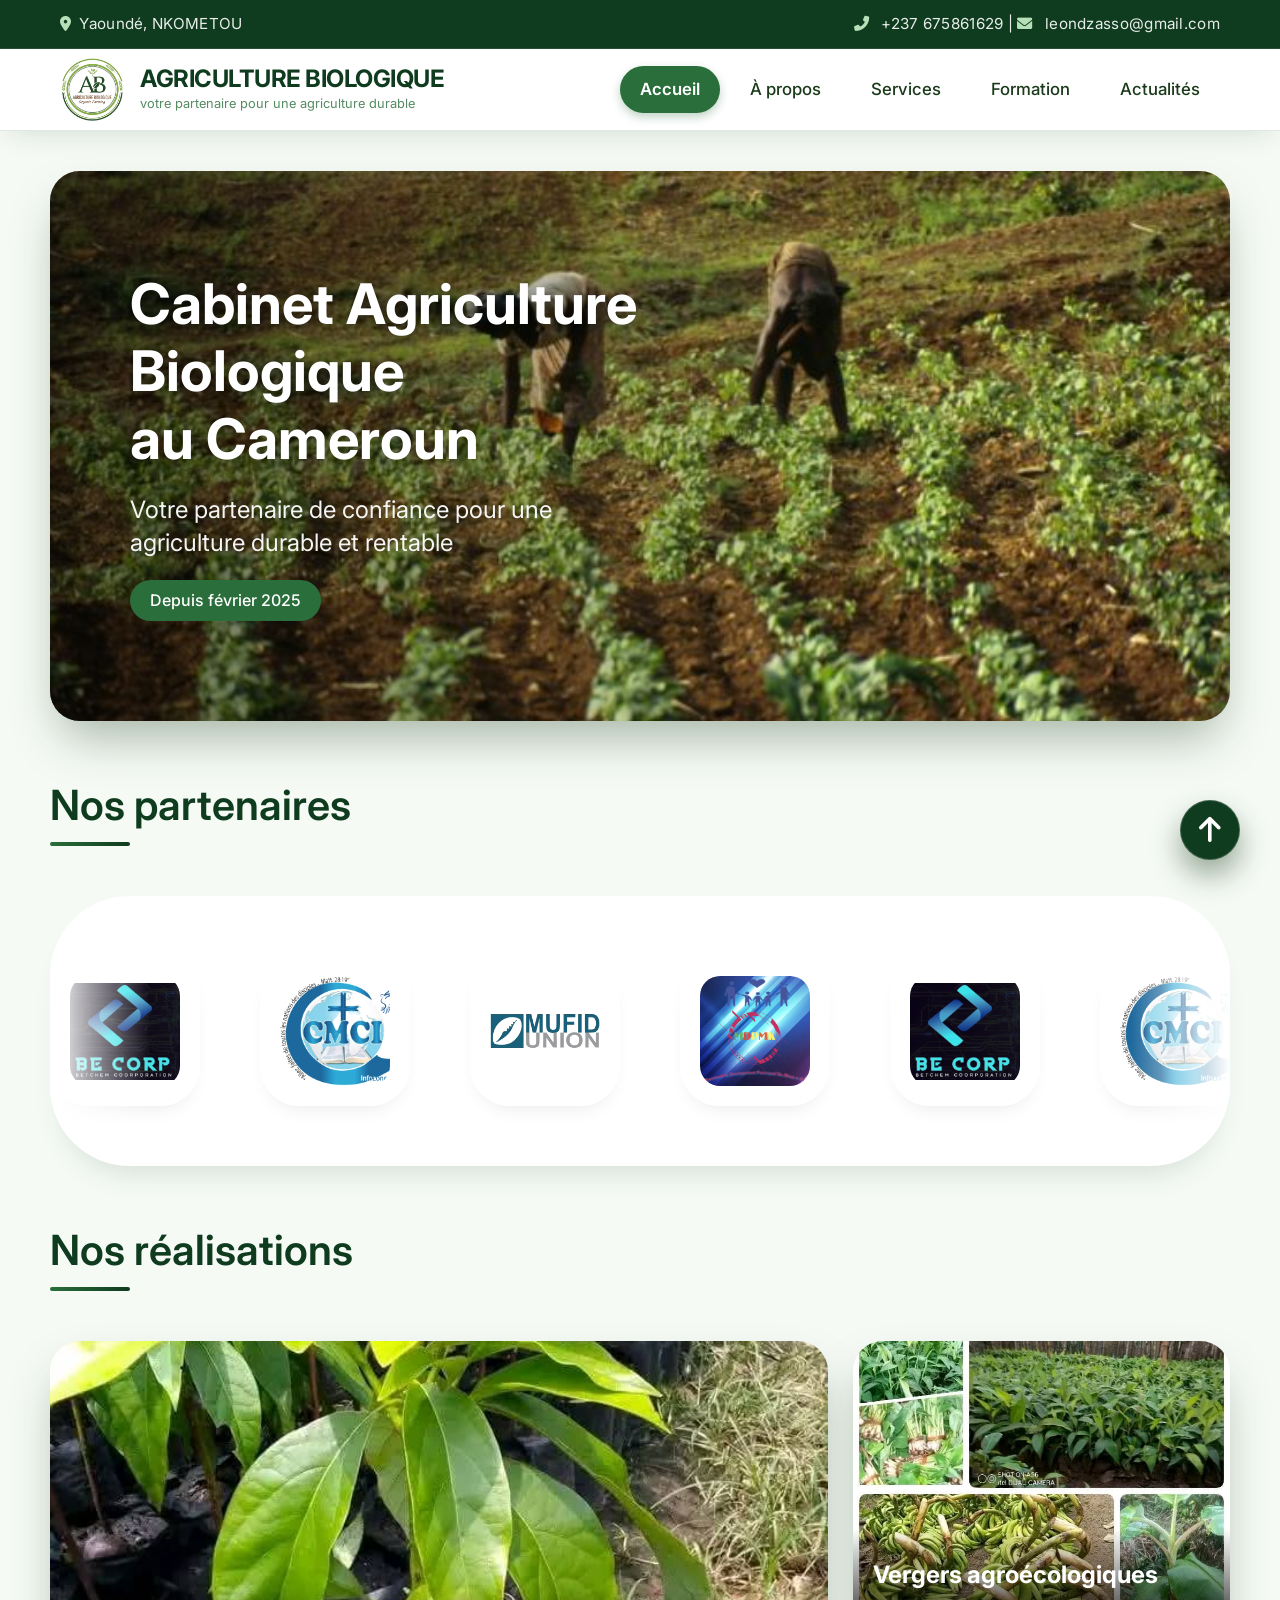
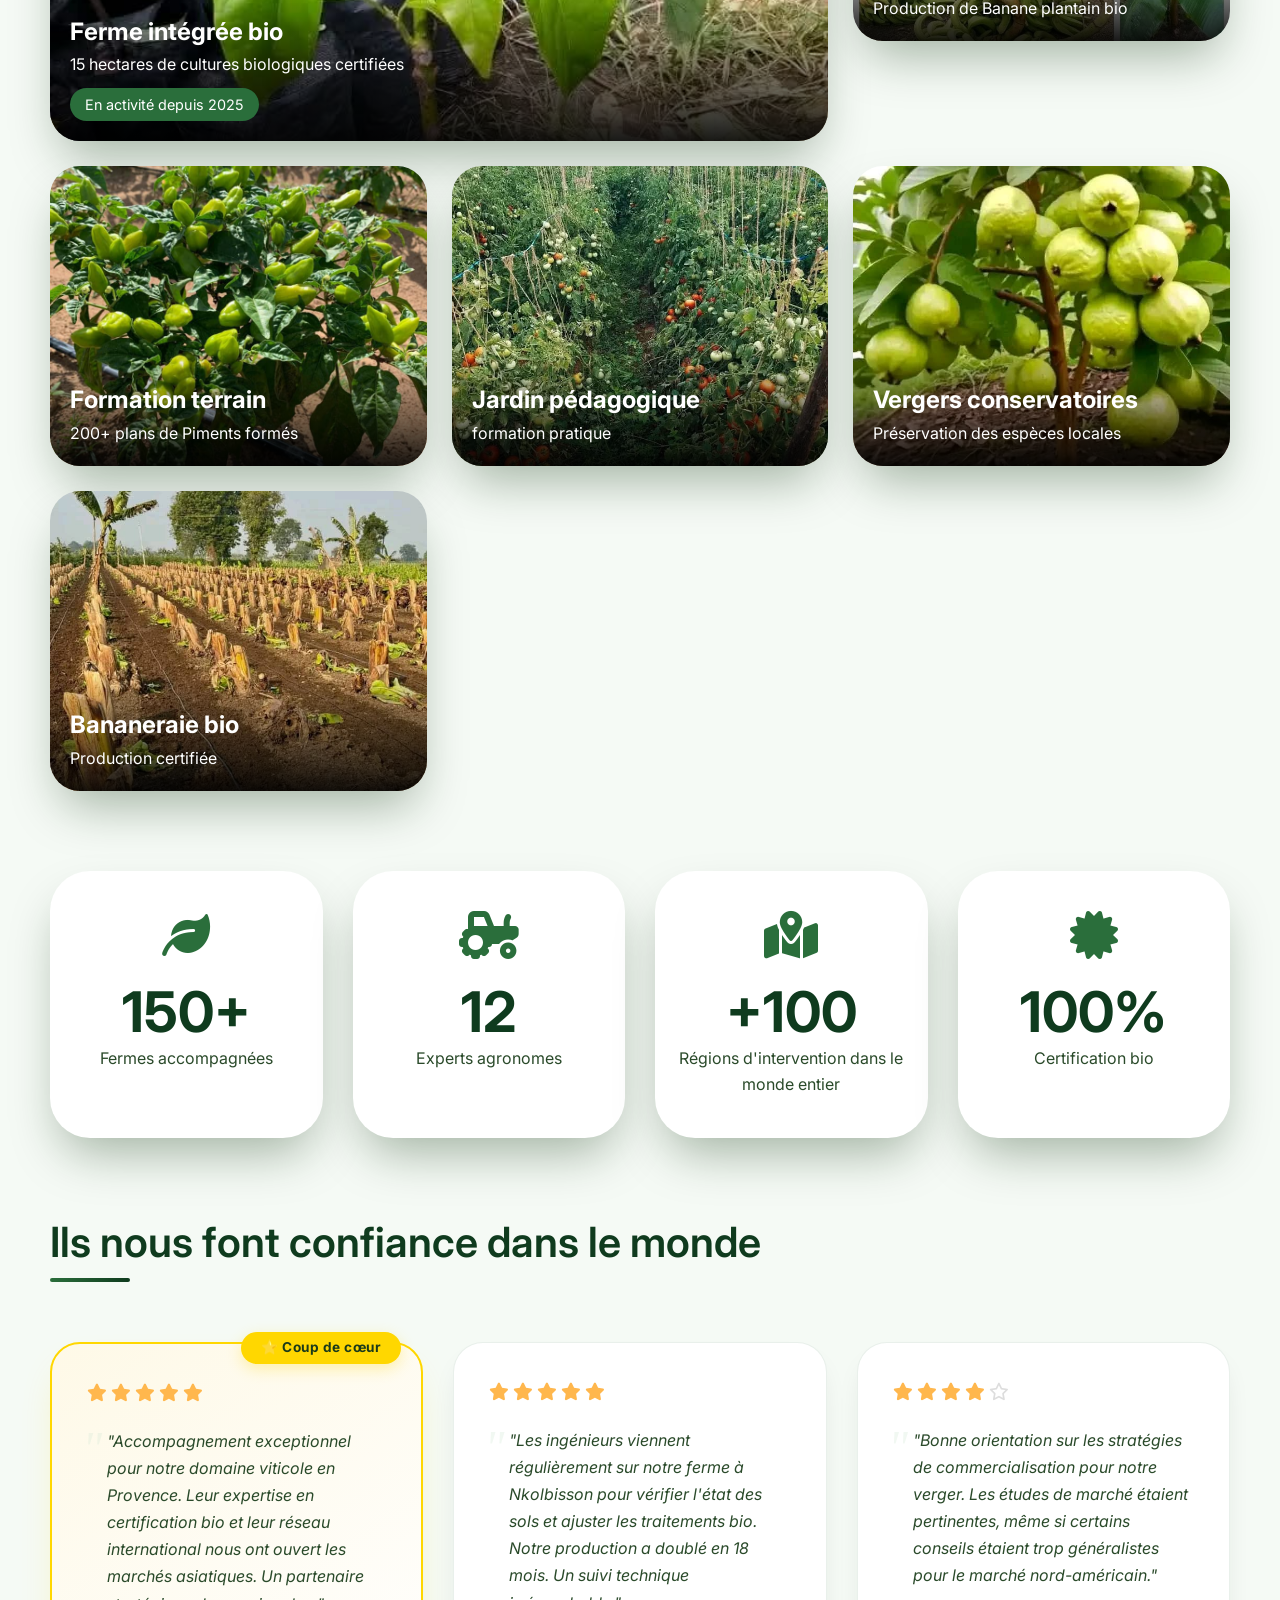
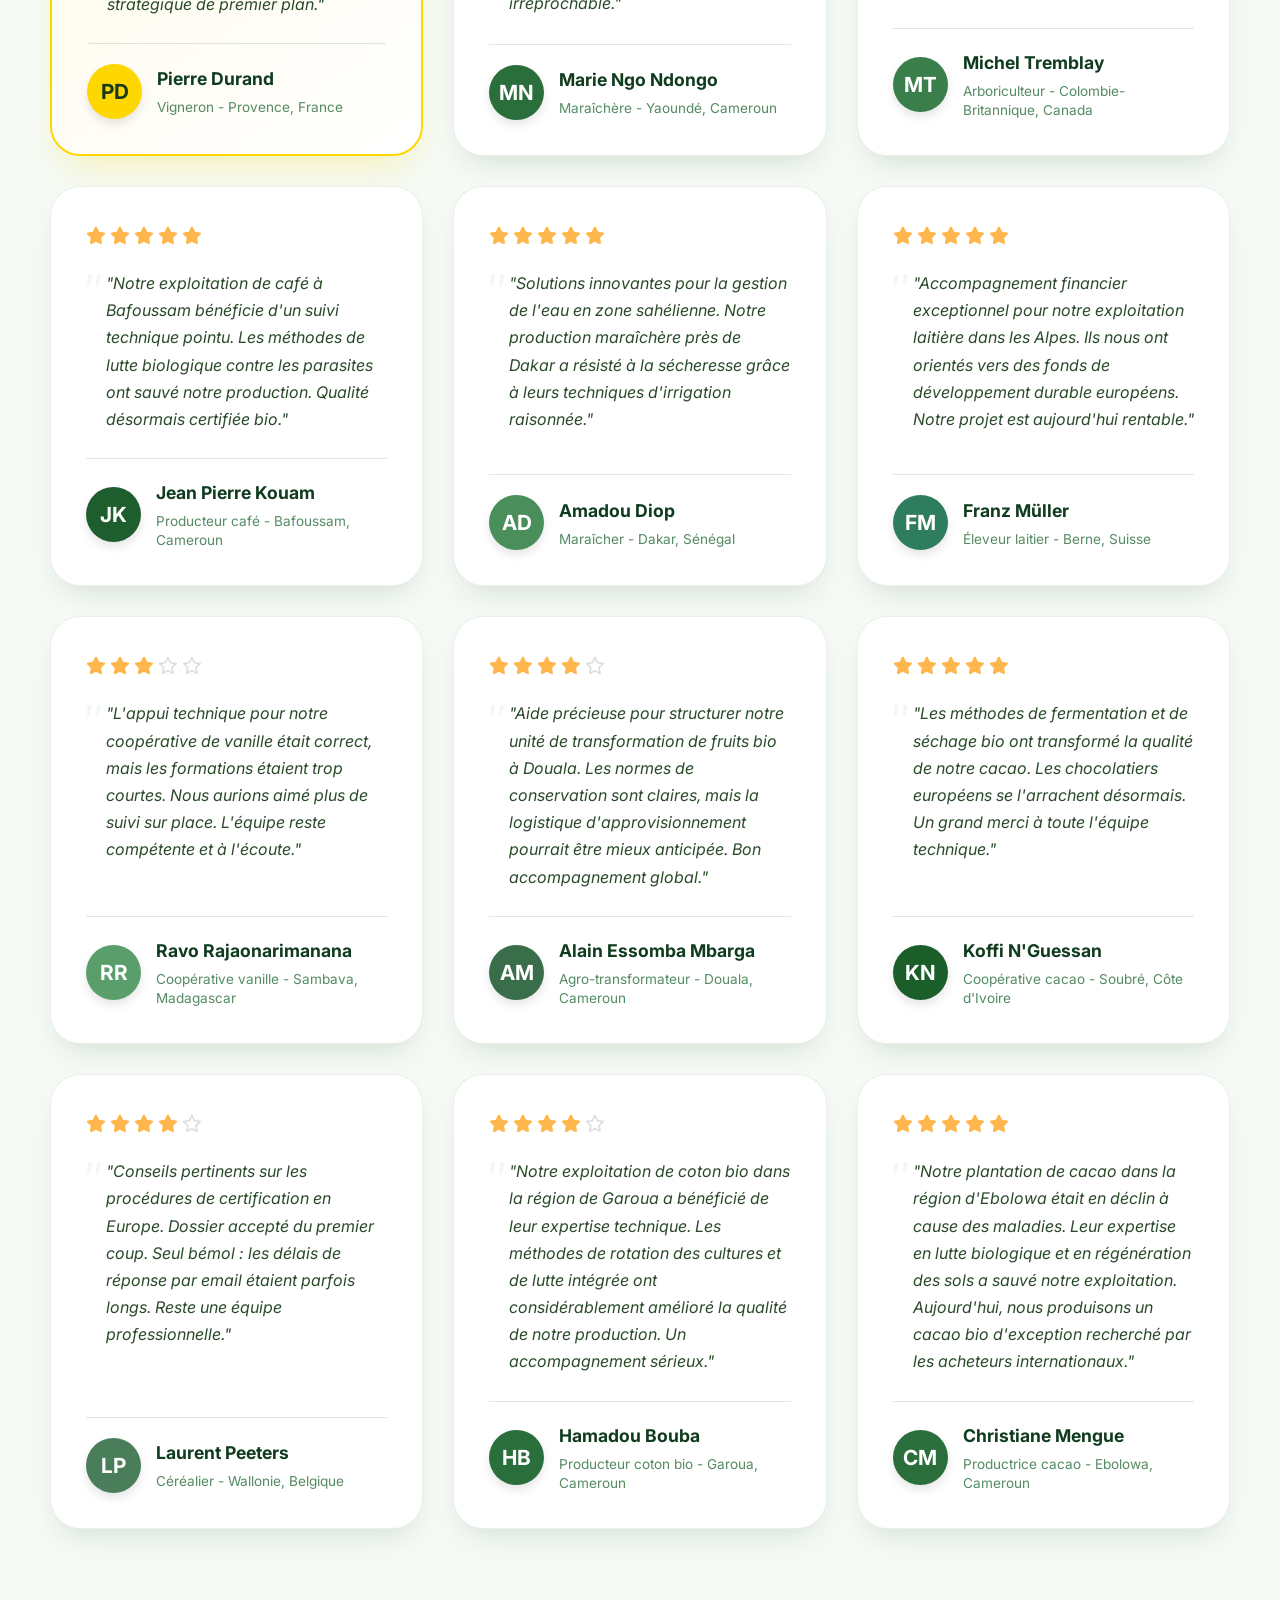
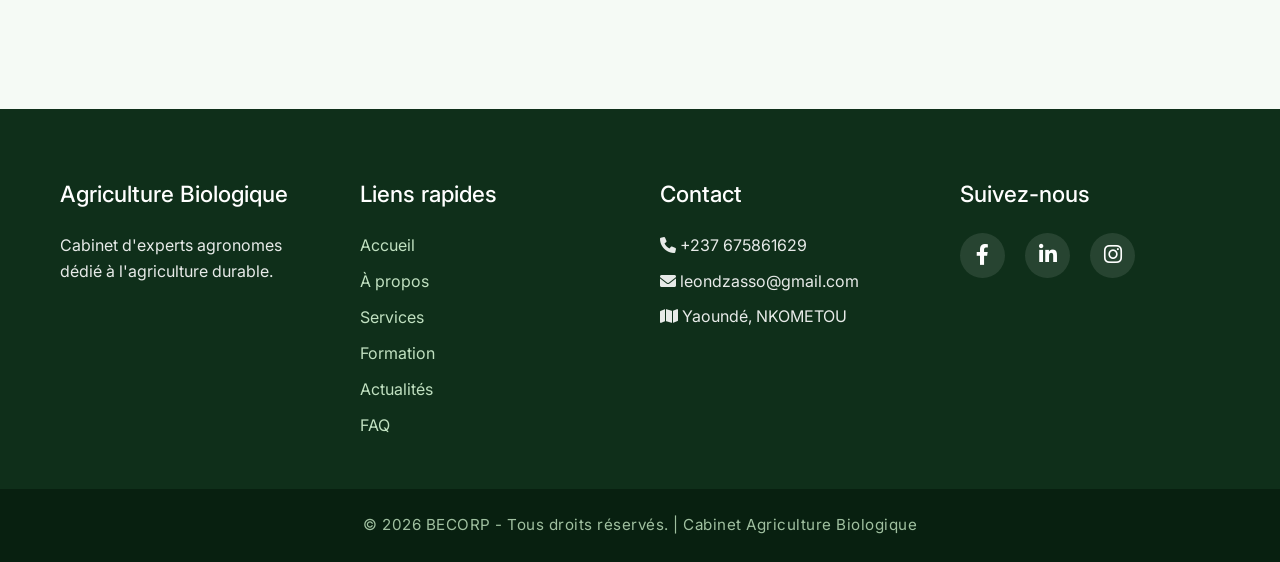
<file: index.html>
<!DOCTYPE html>
<html lang="fr">
<head>
    <meta charset="UTF-8">
    <meta name="viewport" content="width=device-width, initial-scale=1.0">
    <link rel="icon" type="image/png" href="Logo.png">
    <title>Cabinet Agriculture Biologique</title>
    <link href="https://fonts.googleapis.com/css2?family=Inter:opsz@14..32&display=swap" rel="stylesheet">
    <link rel="stylesheet" href="https://cdnjs.cloudflare.com/ajax/libs/font-awesome/6.0.0-beta3/css/all.min.css">
    <link rel="stylesheet" href="style.css">
</head>
<body>
    <!-- PRE-HEADER -->
    <div class="pre-header" id="preHeader">
        <span><i class="fas fa-map-marker-alt"></i>Yaoundé, NKOMETOU</span>
        <span><i class="fas fa-phone-alt"></i> +237 675861629 | <i class="fas fa-envelope"></i> leondzasso@gmail.com</span>
    </div>

    <!-- NAVBAR -->
    <nav class="navbar">
        <div class="logo-area">
            <img src="images/Logo.png" alt="Logo" class="logo-img">
            <div class="logo-text-area">
                <span class="logo-title">AGRICULTURE BIOLOGIQUE</span>
                <span class="logo-slogan">votre partenaire pour une agriculture durable</span>
            </div>
        </div>
        <div class="nav-links">
            <a href="index.html">Accueil</a>
            <a href="about.html">À propos</a>
            <a href="services.html">Services</a>
            <a href="formation.html">Formation</a>
            <a href="actualites.html">Actualités</a>
        </div>
    </nav>

    <main class="container">
        <!-- CAROUSSEL GRAND FORMAT AVEC TEXTE -->
        <div class="carousel-section">
            <div class="carousel-wrapper">
                <div class="carousel">
                    <img src="images/vv.jpg" alt="champ bio">
                    <img src="images/OIP (4).webp" alt="légumes bio">
                    <img src="images/Agroecologie-dans-les-pratiques-a-Ndemba_La-Voix-du-Paysan.jpg" alt="verger bio">
                </div>
            </div>
            <div class="carousel-overlay">
                <h1>Cabinet Agriculture Biologique<br>au Cameroun</h1>
                <p>Votre partenaire de confiance pour une agriculture durable et rentable</p>
                <span class="highlight">Depuis février 2025</span>
            </div>
        </div>

        <!-- PARTENAIRES DÉFILANTS -->
        <h2 class="section-title">Nos partenaires</h2>
        <div class="partners-section">
            <div class="partners-track">
                <img src="images/bet.jpeg" alt="partenaire">
                <img src="images/cmci.jpeg" alt="partenaire">
                <img src="images/OIP%20(1).webp" alt="partenaire">
                <img src="images/partenair.jpeg" alt="partenaire">
                <img src="images/bet.jpeg" alt="partenaire">
                <img src="images/cmci.jpeg" alt="partenaire">
                <img src="images/OIP%20(1).webp" alt="partenaire">
                <img src="images/partenair.jpeg" alt="partenaire">
            </div>
        </div>

        <!-- RÉALISATIONS (Version améliorée) -->
        <h2 class="section-title">Nos réalisations</h2>
        <div class="showcase-grid">
            <div class="showcase-item large">
                <img src="images/plante.jpg" alt="Ferme bio">
                <div class="showcase-content">
                    <h3>Ferme intégrée bio</h3>
                    <p>15 hectares de cultures biologiques certifiées</p>
                    <span class="showcase-tag">En activité depuis 2025</span>
                </div>
            </div>
            <div class="showcase-item">
                <img src="images/plantain.jpg" alt="Verger">
                <div class="showcase-content">
                    <h3>Vergers agroécologiques</h3>
                    <p>Production de Banane plantain bio</p>
                </div>
            </div>
            <div class="showcase-item">
                <img src="images/piment.jpg" alt="Formation">
                <div class="showcase-content">
                    <h3>Formation terrain</h3>
                    <p>200+ plans de Piments formés</p>
                </div>
            </div>
            <div class="showcase-item">
                <img src="images/toma.jpg" alt="Jardin">
                <div class="showcase-content">
                    <h3>Jardin pédagogique</h3>
                    <p>formation pratique</p>
                </div>
            </div>
            <div class="showcase-item">
                <img src="images/goyave.jpg" alt="Conservatoire">
                <div class="showcase-content">
                    <h3>Vergers conservatoires</h3>
                    <p>Préservation des espèces locales</p>
                </div>
            </div>
            <div class="showcase-item">
                <img src="images/planta.jpg" alt="Bananeraie">
                <div class="showcase-content">
                    <h3>Bananeraie bio</h3>
                    <p>Production certifiée</p>
                </div>
            </div>
        </div>

        <!-- NOUVELLE SECTION : STATISTIQUES -->
        <section class="stats-premium">
            <div class="stat-card">
                <i class="fas fa-leaf"></i>
                <div class="stat-number">150+</div>
                <div class="stat-label">Fermes accompagnées</div>
            </div>
            <div class="stat-card">
                <i class="fas fa-tractor"></i>
                <div class="stat-number">12</div>
                <div class="stat-label">Experts agronomes</div>
            </div>
            <div class="stat-card">
                <i class="fas fa-map-marked-alt"></i>
                <div class="stat-number">+100</div>
                <div class="stat-label">Régions d'intervention dans le monde entier</div>
            </div>
            <div class="stat-card">
                <i class="fas fa-certificate"></i>
                <div class="stat-number">100%</div>
                <div class="stat-label">Certification bio</div>
            </div>
        </section>

      <!-- SECTION TEMOIGNAGES AVEC CERCLES D'INITIALES - 12 TÉMOIGNAGES -->
<h2 class="section-title">Ils nous font confiance dans le monde</h2>
<div class="testimonials-grid">
    <!-- TÉMOIGNAGE VEDETTE - 5 étoiles - Coloré pour se démarquer -->
    <div class="testimonial-card featured">
        <div class="testimonial-rating">
            <i class="fas fa-star"></i><i class="fas fa-star"></i><i class="fas fa-star"></i><i class="fas fa-star"></i><i class="fas fa-star"></i>
        </div>
        <p>"Accompagnement exceptionnel pour notre domaine viticole en Provence. Leur expertise en certification bio et leur réseau international nous ont ouvert les marchés asiatiques. Un partenaire stratégique de premier plan."</p>
        <div class="testimonial-author">
            <div class="author-initials" style="background: #ffd700; color: #1a3a1a;">PD</div>
            <div>
                <h4>Pierre Durand</h4>
                <span>Vigneron - Provence, France</span>
            </div>
        </div>
    </div>

    <!-- 2. Cameroun - Centre (Yaoundé) - 5 étoiles -->
    <div class="testimonial-card">
        <div class="testimonial-rating">
            <i class="fas fa-star"></i><i class="fas fa-star"></i><i class="fas fa-star"></i><i class="fas fa-star"></i><i class="fas fa-star"></i>
        </div>
        <p>"Les ingénieurs viennent régulièrement sur notre ferme à Nkolbisson pour vérifier l'état des sols et ajuster les traitements bio. Notre production a doublé en 18 mois. Un suivi technique irréprochable."</p>
        <div class="testimonial-author">
            <div class="author-initials">MN</div>
            <div>
                <h4>Marie Ngo Ndongo</h4>
                <span>Maraîchère - Yaoundé, Cameroun</span>
            </div>
        </div>
    </div>

    <!-- 3. Canada - 4 étoiles -->
    <div class="testimonial-card">
        <div class="testimonial-rating">
            <i class="fas fa-star"></i><i class="fas fa-star"></i><i class="fas fa-star"></i><i class="fas fa-star"></i><i class="far fa-star"></i>
        </div>
        <p>"Bonne orientation sur les stratégies de commercialisation pour notre verger. Les études de marché étaient pertinentes, même si certains conseils étaient trop généralistes pour le marché nord-américain."</p>
        <div class="testimonial-author">
            <div class="author-initials">MT</div>
            <div>
                <h4>Michel Tremblay</h4>
                <span>Arboriculteur - Colombie-Britannique, Canada</span>
            </div>
        </div>
    </div>

    <!-- 4. Cameroun - Ouest (Bafoussam) - 5 étoiles -->
    <div class="testimonial-card">
        <div class="testimonial-rating">
            <i class="fas fa-star"></i><i class="fas fa-star"></i><i class="fas fa-star"></i><i class="fas fa-star"></i><i class="fas fa-star"></i>
        </div>
        <p>"Notre exploitation de café à Bafoussam bénéficie d'un suivi technique pointu. Les méthodes de lutte biologique contre les parasites ont sauvé notre production. Qualité désormais certifiée bio."</p>
        <div class="testimonial-author">
            <div class="author-initials">JK</div>
            <div>
                <h4>Jean Pierre Kouam</h4>
                <span>Producteur café - Bafoussam, Cameroun</span>
            </div>
        </div>
    </div>

    <!-- 5. Sénégal - 5 étoiles -->
    <div class="testimonial-card">
        <div class="testimonial-rating">
            <i class="fas fa-star"></i><i class="fas fa-star"></i><i class="fas fa-star"></i><i class="fas fa-star"></i><i class="fas fa-star"></i>
        </div>
        <p>"Solutions innovantes pour la gestion de l'eau en zone sahélienne. Notre production maraîchère près de Dakar a résisté à la sécheresse grâce à leurs techniques d'irrigation raisonnée."</p>
        <div class="testimonial-author">
            <div class="author-initials">AD</div>
            <div>
                <h4>Amadou Diop</h4>
                <span>Maraîcher - Dakar, Sénégal</span>
            </div>
        </div>
    </div>

    <!-- 6. Suisse - 5 étoiles - Conseil -->
    <div class="testimonial-card">
        <div class="testimonial-rating">
            <i class="fas fa-star"></i><i class="fas fa-star"></i><i class="fas fa-star"></i><i class="fas fa-star"></i><i class="fas fa-star"></i>
        </div>
        <p>"Accompagnement financier exceptionnel pour notre exploitation laitière dans les Alpes. Ils nous ont orientés vers des fonds de développement durable européens. Notre projet est aujourd'hui rentable."</p>
        <div class="testimonial-author">
            <div class="author-initials">FM</div>
            <div>
                <h4>Franz Müller</h4>
                <span>Éleveur laitier - Berne, Suisse</span>
            </div>
        </div>
    </div>

    <!-- 7. Madagascar - 3 étoiles -->
    <div class="testimonial-card">
        <div class="testimonial-rating">
            <i class="fas fa-star"></i><i class="fas fa-star"></i><i class="fas fa-star"></i><i class="far fa-star"></i><i class="far fa-star"></i>
        </div>
        <p>"L'appui technique pour notre coopérative de vanille était correct, mais les formations étaient trop courtes. Nous aurions aimé plus de suivi sur place. L'équipe reste compétente et à l'écoute."</p>
        <div class="testimonial-author">
            <div class="author-initials">RR</div>
            <div>
                <h4>Ravo Rajaonarimanana</h4>
                <span>Coopérative vanille - Sambava, Madagascar</span>
            </div>
        </div>
    </div>

    <!-- 8. Cameroun - Littoral (Douala) - 4 étoiles -->
    <div class="testimonial-card">
        <div class="testimonial-rating">
            <i class="fas fa-star"></i><i class="fas fa-star"></i><i class="fas fa-star"></i><i class="fas fa-star"></i><i class="far fa-star"></i>
        </div>
        <p>"Aide précieuse pour structurer notre unité de transformation de fruits bio à Douala. Les normes de conservation sont claires, mais la logistique d'approvisionnement pourrait être mieux anticipée. Bon accompagnement global."</p>
        <div class="testimonial-author">
            <div class="author-initials">AM</div>
            <div>
                <h4>Alain Essomba Mbarga</h4>
                <span>Agro-transformateur - Douala, Cameroun</span>
            </div>
        </div>
    </div>

    <!-- 9. Côte d'Ivoire - 5 étoiles -->
    <div class="testimonial-card">
        <div class="testimonial-rating">
            <i class="fas fa-star"></i><i class="fas fa-star"></i><i class="fas fa-star"></i><i class="fas fa-star"></i><i class="fas fa-star"></i>
        </div>
        <p>"Les méthodes de fermentation et de séchage bio ont transformé la qualité de notre cacao. Les chocolatiers européens se l'arrachent désormais. Un grand merci à toute l'équipe technique."</p>
        <div class="testimonial-author">
            <div class="author-initials">KN</div>
            <div>
                <h4>Koffi N'Guessan</h4>
                <span>Coopérative cacao - Soubré, Côte d'Ivoire</span>
            </div>
        </div>
    </div>

    <!-- 10. Belgique - 4 étoiles - Conseil -->
    <div class="testimonial-card">
        <div class="testimonial-rating">
            <i class="fas fa-star"></i><i class="fas fa-star"></i><i class="fas fa-star"></i><i class="fas fa-star"></i><i class="far fa-star"></i>
        </div>
        <p>"Conseils pertinents sur les procédures de certification en Europe. Dossier accepté du premier coup. Seul bémol : les délais de réponse par email étaient parfois longs. Reste une équipe professionnelle."</p>
        <div class="testimonial-author">
            <div class="author-initials">LP</div>
            <div>
                <h4>Laurent Peeters</h4>
                <span>Céréalier - Wallonie, Belgique</span>
            </div>
        </div>
    </div>

    <!-- NOUVEAU 11. Cameroun - Nord (Garoua) - 4 étoiles -->
    <div class="testimonial-card">
        <div class="testimonial-rating">
            <i class="fas fa-star"></i><i class="fas fa-star"></i><i class="fas fa-star"></i><i class="fas fa-star"></i><i class="far fa-star"></i>
        </div>
        <p>"Notre exploitation de coton bio dans la région de Garoua a bénéficié de leur expertise technique. Les méthodes de rotation des cultures et de lutte intégrée ont considérablement amélioré la qualité de notre production. Un accompagnement sérieux."</p>
        <div class="testimonial-author">
            <div class="author-initials">HB</div>
            <div>
                <h4>Hamadou Bouba</h4>
                <span>Producteur coton bio - Garoua, Cameroun</span>
            </div>
        </div>
    </div>

    <!-- NOUVEAU 12. Cameroun - Sud (Ebolowa) - 5 étoiles -->
    <div class="testimonial-card">
        <div class="testimonial-rating">
            <i class="fas fa-star"></i><i class="fas fa-star"></i><i class="fas fa-star"></i><i class="fas fa-star"></i><i class="fas fa-star"></i>
        </div>
        <p>"Notre plantation de cacao dans la région d'Ebolowa était en déclin à cause des maladies. Leur expertise en lutte biologique et en régénération des sols a sauvé notre exploitation. Aujourd'hui, nous produisons un cacao bio d'exception recherché par les acheteurs internationaux."</p>
        <div class="testimonial-author">
            <div class="author-initials">CM</div>
            <div>
                <h4>Christiane Mengue</h4>
                <span>Productrice cacao - Ebolowa, Cameroun</span>
            </div>
        </div>
    </div>
</div>
    </main>

    <!-- PREFOOTER -->
    <div class="prefooter">
        <div>
            <h4>Agriculture Biologique</h4>
            <p>Cabinet d'experts agronomes dédié à l'agriculture durable.</p>
        </div>
       <div>
    <h4>Liens rapides</h4>
    <a href="index.html">Accueil</a>
    <a href="about.html">À propos</a>
    <a href="services.html">Services</a>
    <a href="formation.html">Formation</a>
    <a href="actualites.html">Actualités</a>
    <a href="faq.html">FAQ</a>
</div>
        <div>
            <h4>Contact</h4>
            <p><i class="fas fa-phone"></i> +237 675861629</p>
            <p><i class="fas fa-envelope"></i> leondzasso@gmail.com</p>
            <p><i class="fas fa-map"></i> Yaoundé, NKOMETOU</p>
        </div>
        <div>
            <h4>Suivez-nous</h4>
            <div class="social-links">
                <a href="https://www.facebook.com/profile.php?id=61580605020989" target="_blank"><i class="fab fa-facebook-f"></i></a>
                <a href="https://www.linkedin.com/in/lionel-ndzana-095bb6311" target="_blank"><i class="fab fa-linkedin-in"></i></a>
                <a href="https://www.instagram.com/cabinetagriculture?igsh=YzljYTk1ODg3Zg==" target="_blank"><i class="fab fa-instagram"></i></a>
            </div>
        </div>
    </div>

    <!-- FOOTER -->
    <div class="footer">
        © 2026 BECORP - Tous droits réservés. | Cabinet Agriculture Biologique
    </div>

    <!-- BACK TO TOP -->
    <button id="backToTop" onclick="window.scrollTo({top:0,behavior:'smooth'});"><i class="fas fa-arrow-up"></i></button>

    <script src="scripts.js"></script>
</body>
</html>
</file>
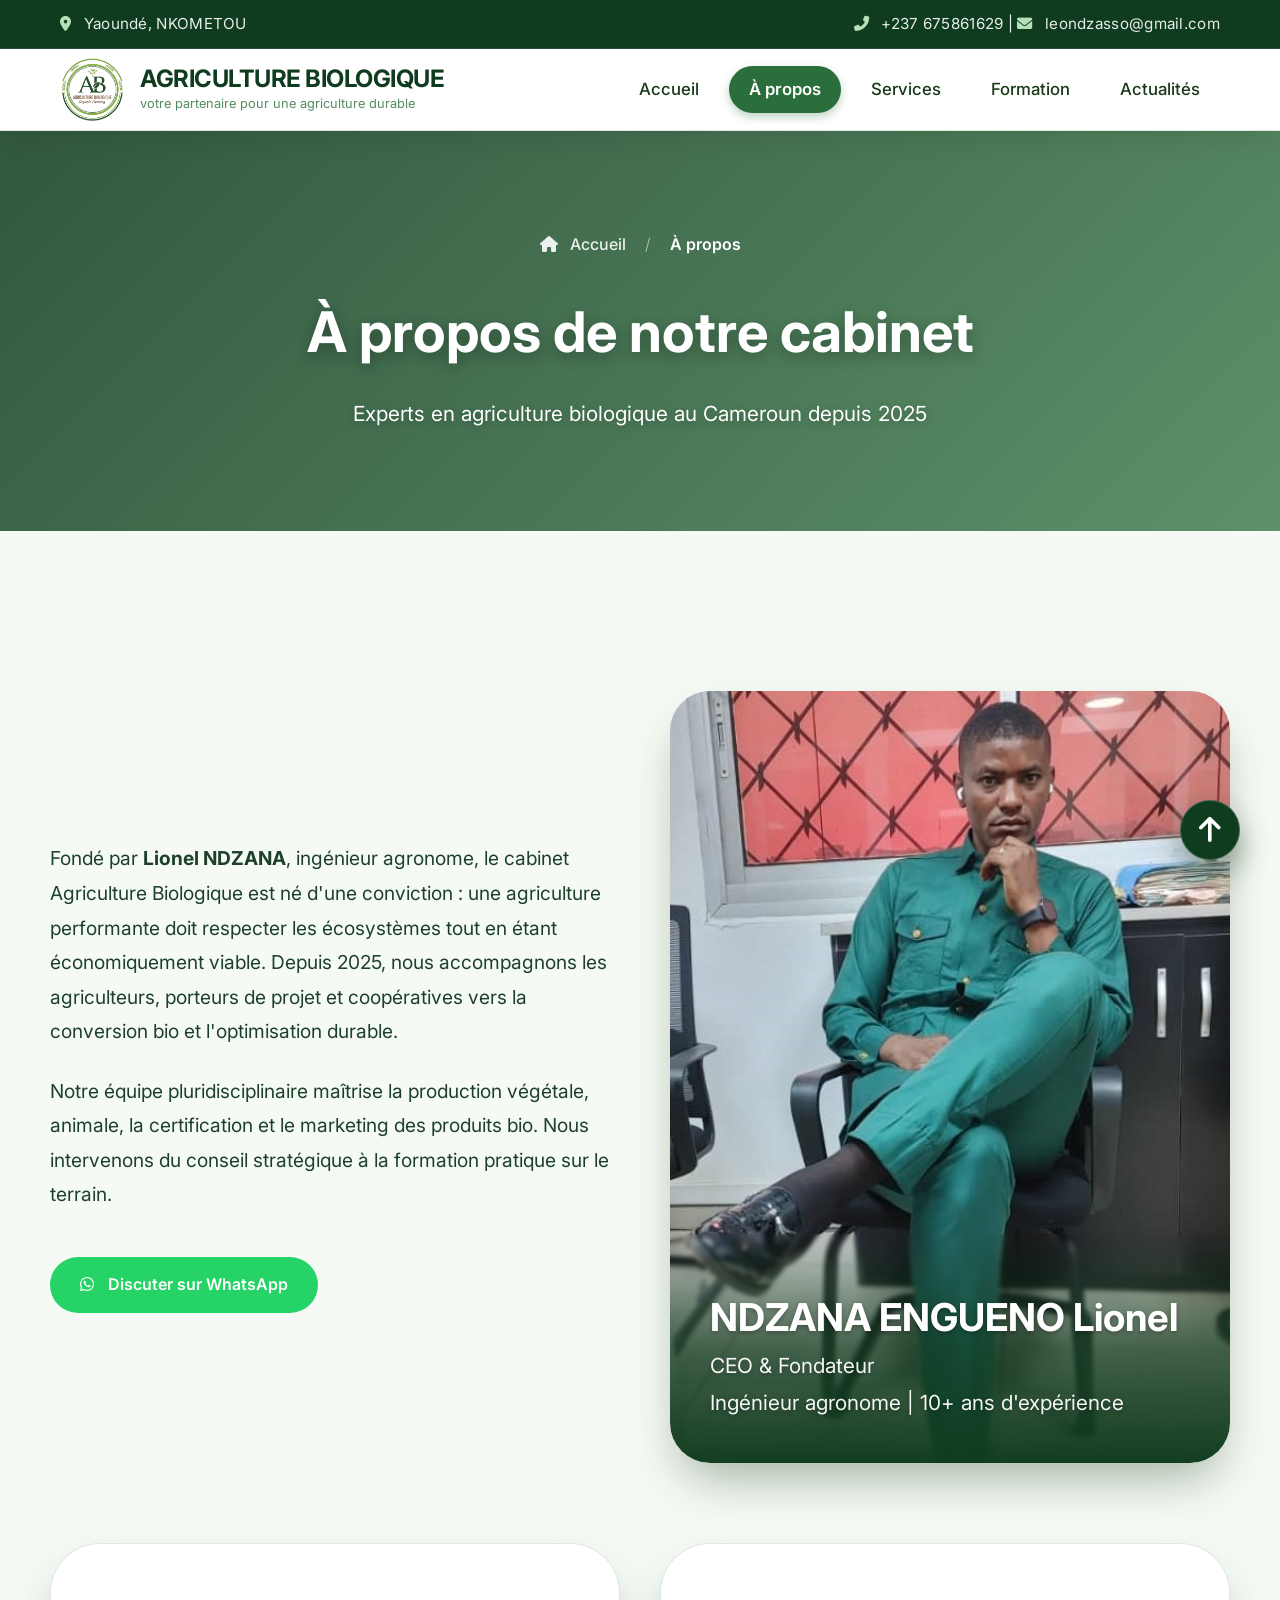
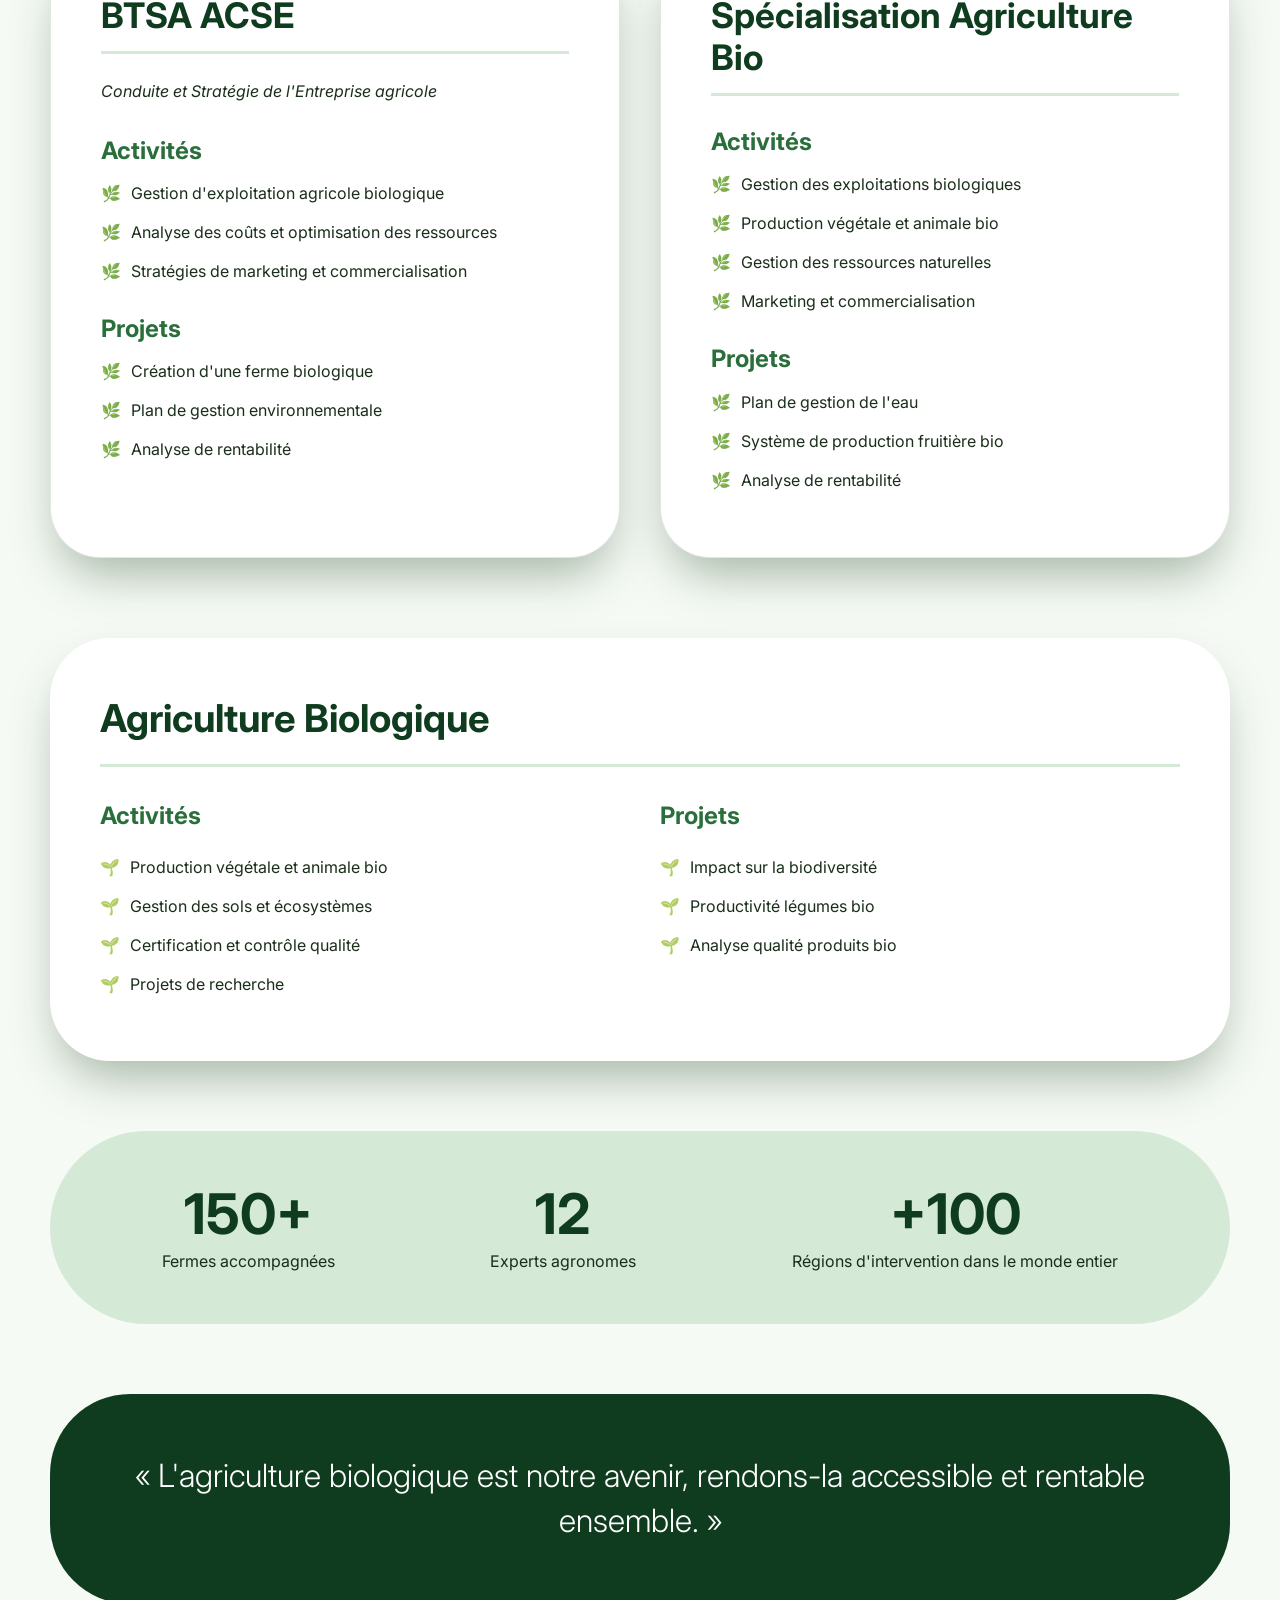
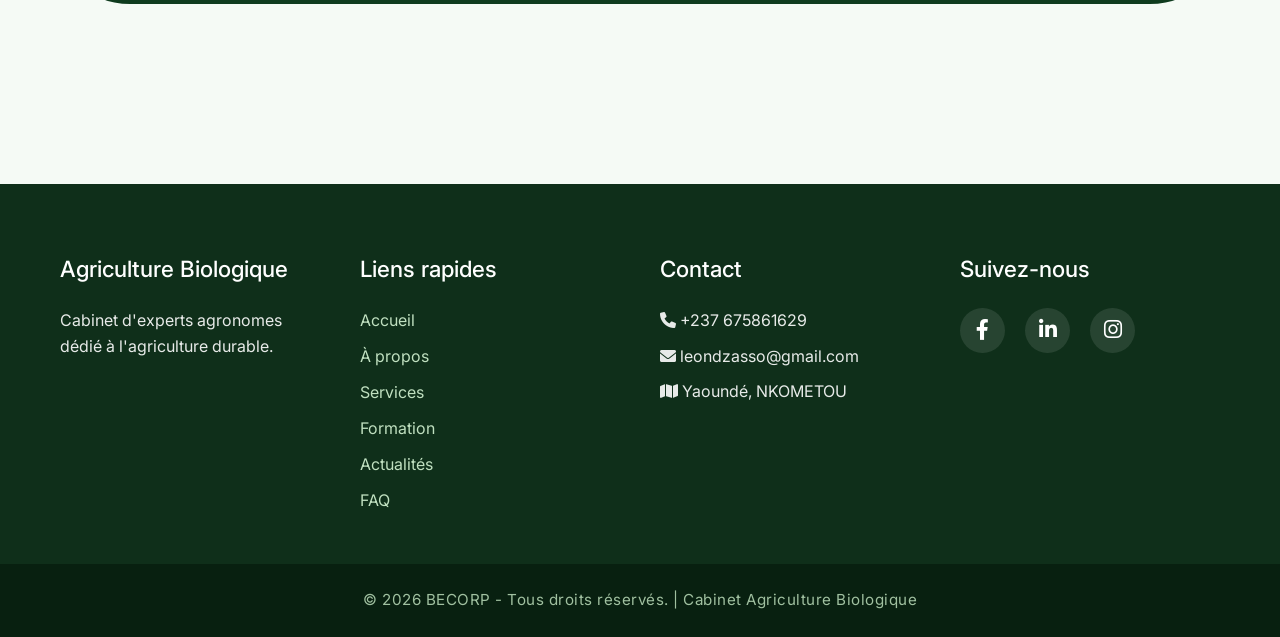
<file: about.html>
<!DOCTYPE html>
<html lang="fr">
<head>
    <meta charset="UTF-8">
    <meta name="viewport" content="width=device-width, initial-scale=1.0">
    <title>À propos - Agriculture Biologique</title>
    <link href="https://fonts.googleapis.com/css2?family=Inter:opsz@14..32&display=swap" rel="stylesheet">
    <link rel="stylesheet" href="https://cdnjs.cloudflare.com/ajax/libs/font-awesome/6.0.0-beta3/css/all.min.css">
    <link rel="stylesheet" href="style.css">
    <style>
        /* Styles spécifiques pour la photo CEO en taille réelle */
        .about-image {
            position: relative;
            border-radius: 40px;
            overflow: hidden;
            box-shadow: var(--ombre);
            background: #f0f5f0;
            display: flex;
            justify-content: center;
            align-items: center;
            max-height: none;
            height: auto;
            min-height: 600px;
        }
        
        .about-image img {
            width: 100%;
            height: auto;
            max-height: 800px;
            object-fit: contain;
            object-position: center;
            display: block;
        }
        
        .ceo-badge {
            position: absolute;
            bottom: 0;
            left: 0;
            right: 0;
            background: linear-gradient(to top, rgba(15, 59, 30, 0.98), rgba(15, 59, 30, 0.7) 50%, transparent);
            color: white;
            padding: 60px 40px 40px;
            text-shadow: 0 2px 5px rgba(0,0,0,0.3);
            backdrop-filter: blur(2px);
        }
        
        .ceo-badge h3 {
            font-size: 2.4rem;
            margin-bottom: 10px;
            font-weight: 700;
            line-height: 1.2;
        }
        
        .ceo-badge p {
            font-size: 1.3rem;
            opacity: 0.95;
            margin: 5px 0;
            line-height: 1.5;
        }
        
        /* Ajustements responsifs */
        @media (max-width: 1200px) {
            .about-image {
                min-height: 500px;
            }
            .ceo-badge h3 {
                font-size: 2rem;
            }
        }
        
        @media (max-width: 768px) {
            .about-image {
                min-height: 400px;
            }
            .ceo-badge {
                padding: 40px 25px 25px;
            }
            .ceo-badge h3 {
                font-size: 1.6rem;
            }
            .ceo-badge p {
                font-size: 1.1rem;
            }
        }
        
        @media (max-width: 480px) {
            .about-image {
                min-height: 350px;
            }
            .ceo-badge h3 {
                font-size: 1.3rem;
            }
            .ceo-badge p {
                font-size: 0.95rem;
            }
        }
    </style>
</head>
<body>
    <div class="pre-header" id="preHeader">
        <span><i class="fas fa-map-marker-alt"></i> Yaoundé, NKOMETOU</span>
        <span><i class="fas fa-phone-alt"></i> +237 675861629 | <i class="fas fa-envelope"></i> leondzasso@gmail.com</span>
    </div>

    <nav class="navbar">
        <div class="logo-area">
            <img src="images/Logo.png" alt="Logo" class="logo-img">
            <div class="logo-text-area">
                <span class="logo-title">AGRICULTURE BIOLOGIQUE</span>
                <span class="logo-slogan">votre partenaire pour une agriculture durable</span>
            </div>
        </div>
        <div class="nav-links">
            <a href="index.html">Accueil</a>
            <a href="about.html">À propos</a>
            <a href="services.html">Services</a>
            <a href="formation.html">Formation</a>
            <a href="actualites.html">Actualités</a>
        </div>
    </nav>

    <!-- PAGE HERO -->
    <div class="page-hero">
        <div class="page-hero-bg" style="background-image: url('https://images.pexels.com/photos/2886937/pexels-photo-2886937.jpeg?auto=compress&cs=tinysrgb&w=1260&h=750&dpr=2');"></div>
        <div class="page-hero-overlay"></div>
        <div class="container">
            <div class="breadcrumb-nav">
                <a href="index.html"><i class="fas fa-home"></i> Accueil</a>
                <span class="breadcrumb-sep">/</span>
                <span class="breadcrumb-current">À propos</span>
            </div>
            <h1>À propos de notre cabinet</h1>
            <p>Experts en agriculture biologique au Cameroun depuis 2025</p>
        </div>
    </div>

    <div class="container">
        <!-- Présentation avec photo CEO en taille réelle -->
        <div class="about-grid">
            <div class="about-text">
                <p>Fondé par <strong>Lionel NDZANA</strong>, ingénieur agronome, le cabinet Agriculture Biologique est né d'une conviction : une agriculture performante doit respecter les écosystèmes tout en étant économiquement viable. Depuis 2025, nous accompagnons les agriculteurs, porteurs de projet et coopératives vers la conversion bio et l'optimisation durable.</p>
                <p>Notre équipe pluridisciplinaire maîtrise la production végétale, animale, la certification et le marketing des produits bio. Nous intervenons du conseil stratégique à la formation pratique sur le terrain.</p>
                
                <!-- CTA WhatsApp intégré -->
                <a href="https://wa.me/237675861629" class="whatsapp-cta" target="_blank">
                    <i class="fab fa-whatsapp"></i> Discuter sur WhatsApp
                </a>
            </div>
            <div class="about-image">
                <img src="images/SEO.jpeg" alt="Lionel NDZANA - CEO">
                <!-- Informations CEO directement sur l'image -->
                <div class="ceo-badge">
                    <h3>NDZANA ENGUENO Lionel</h3>
                    <p>CEO & Fondateur</p>
                    <p>Ingénieur agronome | 10+ ans d'expérience</p>
                </div>
            </div>
        </div>

        <!-- BTSA et Spécialisation -->
        <div class="btsa-specialisation">
            <div class="btsa-card">
                <h2>BTSA ACSE</h2>
                <p><em>Conduite et Stratégie de l'Entreprise agricole</em></p>
                <h3>Activités</h3>
                <ul>
                    <li>Gestion d'exploitation agricole biologique</li>
                    <li>Analyse des coûts et optimisation des ressources</li>
                    <li>Stratégies de marketing et commercialisation</li>
                </ul>
                <h3>Projets</h3>
                <ul>
                    <li>Création d'une ferme biologique</li>
                    <li>Plan de gestion environnementale</li>
                    <li>Analyse de rentabilité</li>
                </ul>
            </div>
            <div class="special-card">
                <h2>Spécialisation Agriculture Bio</h2>
                <h3>Activités</h3>
                <ul>
                    <li>Gestion des exploitations biologiques</li>
                    <li>Production végétale et animale bio</li>
                    <li>Gestion des ressources naturelles</li>
                    <li>Marketing et commercialisation</li>
                </ul>
                <h3>Projets</h3>
                <ul>
                    <li>Plan de gestion de l'eau</li>
                    <li>Système de production fruitière bio</li>
                    <li>Analyse de rentabilité</li>
                </ul>
            </div>
        </div>

        <!-- Agriculture Biologique (2e spécialisation) -->
        <div class="specialisation-card">
            <h2>Agriculture Biologique</h2>
            <div class="specialisation-grid">
                <div>
                    <h3>Activités</h3>
                    <ul>
                        <li>Production végétale et animale bio</li>
                        <li>Gestion des sols et écosystèmes</li>
                        <li>Certification et contrôle qualité</li>
                        <li>Projets de recherche</li>
                    </ul>
                </div>
                <div>
                    <h3>Projets</h3>
                    <ul>
                        <li>Impact sur la biodiversité</li>
                        <li>Productivité légumes bio</li>
                        <li>Analyse qualité produits bio</li>
                    </ul>
                </div>
            </div>
        </div>

        <!-- Statistiques -->
        <div class="stats">
            <div class="stat-item"><div class="stat-number">150+</div><div>Fermes accompagnées</div></div>
            <div class="stat-item"><div class="stat-number">12</div><div>Experts agronomes</div></div>
            <div class="stat-item"><div class="stat-number">+100</div><div>Régions d'intervention dans le monde entier</div></div>
        </div>

        <!-- Citation -->
        <div class="motto-card">
            « L'agriculture biologique est notre avenir, rendons-la accessible et rentable ensemble. »
        </div>
    </div>

    <!-- PREFOOTER -->
    <div class="prefooter">
        <div>
            <h4>Agriculture Biologique</h4>
            <p>Cabinet d'experts agronomes dédié à l'agriculture durable.</p>
        </div>
       <div>
    <h4>Liens rapides</h4>
    <a href="index.html">Accueil</a>
    <a href="about.html">À propos</a>
    <a href="services.html">Services</a>
    <a href="formation.html">Formation</a>
    <a href="actualites.html">Actualités</a>
    <a href="faq.html">FAQ</a>
</div>
        <div>
            <h4>Contact</h4>
            <p><i class="fas fa-phone"></i> +237 675861629</p>
            <p><i class="fas fa-envelope"></i> leondzasso@gmail.com</p>
            <p><i class="fas fa-map"></i> Yaoundé, NKOMETOU</p>
        </div>
         <div>
            <h4>Suivez-nous</h4>
            <div class="social-links">
                <a href="https://www.facebook.com/profile.php?id=61580605020989" target="_blank"><i class="fab fa-facebook-f"></i></a>
                <a href="https://www.linkedin.com/in/lionel-ndzana-095bb6311" target="_blank"><i class="fab fa-linkedin-in"></i></a>
                <a href="https://www.instagram.com/cabinetagriculture?igsh=YzljYTk1ODg3Zg==" target="_blank"><i class="fab fa-instagram"></i></a>
            </div>
        </div>
    </div>

    <div class="footer">
        © 2026 BECORP - Tous droits réservés. | Cabinet Agriculture Biologique
    </div>

    <button id="backToTop" onclick="window.scrollTo({top:0,behavior:'smooth'});"><i class="fas fa-arrow-up"></i></button>

    <script src="scripts.js"></script>
</body>
</html>
</file>
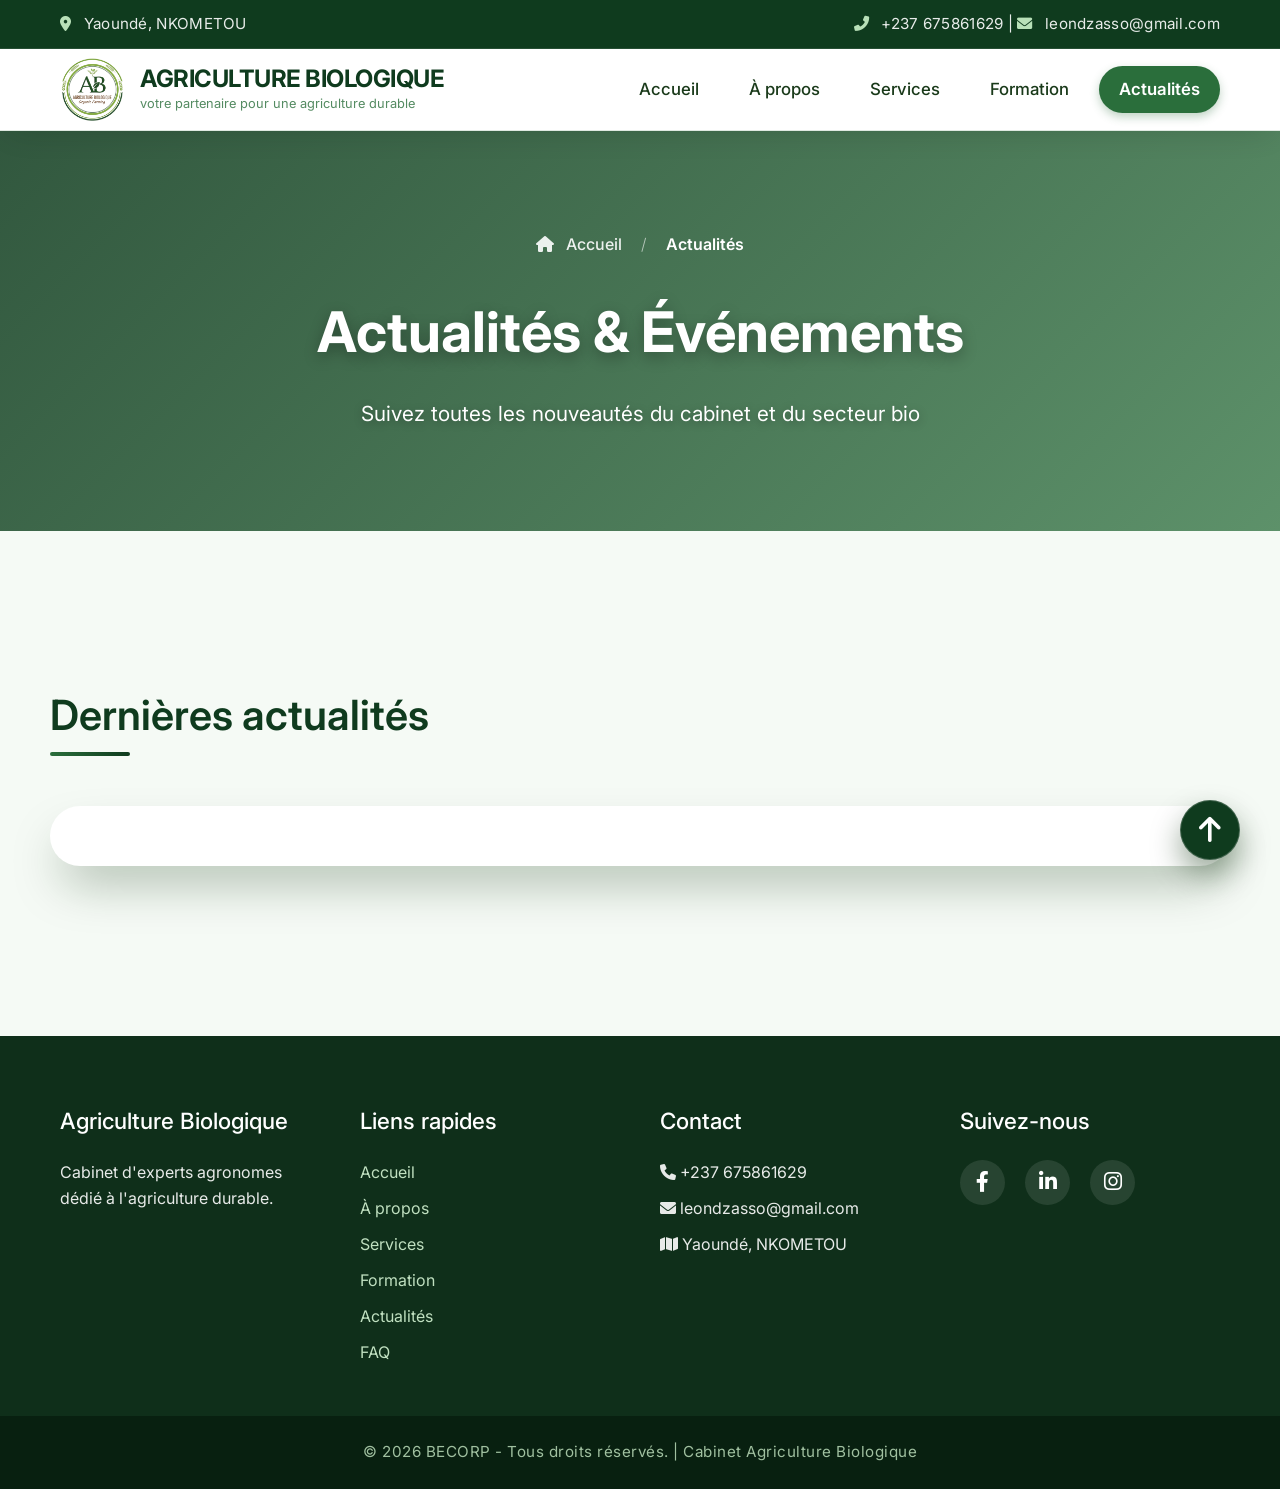
<file: actualites.html>
<!DOCTYPE html>
<html lang="fr">
<head>
    <meta charset="UTF-8">
    <meta name="viewport" content="width=device-width, initial-scale=1.0">
    <title>Actualités - Agriculture Biologique</title>
    <link href="https://fonts.googleapis.com/css2?family=Inter:opsz@14..32&display=swap" rel="stylesheet">
    <link rel="stylesheet" href="https://cdnjs.cloudflare.com/ajax/libs/font-awesome/6.0.0-beta3/css/all.min.css">
    <link rel="stylesheet" href="style.css">
    <style>
        /* Styles spécifiques pour la page actualités */
        .news-grid {
            display: grid;
            grid-template-columns: repeat(3, 1fr);
            gap: 30px;
            margin: 50px 0;
        }
        
        .news-card {
            background: white;
            border-radius: 30px;
            overflow: hidden;
            box-shadow: var(--ombre);
            transition: transform 0.4s, box-shadow 0.4s;
        }
        
        .news-card:hover {
            transform: translateY(-15px);
            box-shadow: var(--ombre-forte);
        }
        
        .news-image {
            height: 250px;
            overflow: hidden;
            position: relative;
        }
        
        .news-image img {
            width: 100%;
            height: 100%;
            object-fit: cover;
            transition: transform 0.8s;
        }
        
        .news-card:hover .news-image img {
            transform: scale(1.1);
        }
        
        .news-date {
            position: absolute;
            top: 20px;
            right: 20px;
            background: var(--vert-profond);
            color: white;
            padding: 10px 15px;
            border-radius: 50px;
            font-weight: 600;
            font-size: 0.9rem;
            z-index: 2;
            box-shadow: 0 5px 15px rgba(0,0,0,0.2);
        }
        
        .news-content {
            padding: 30px 25px 25px;
        }
        
        .news-category {
            display: inline-block;
            background: var(--vert-sauge);
            color: var(--vert-profond);
            padding: 5px 15px;
            border-radius: 50px;
            font-size: 0.8rem;
            font-weight: 600;
            margin-bottom: 15px;
            text-transform: uppercase;
            letter-spacing: 1px;
        }
        
        .news-content h3 {
            font-size: 1.5rem;
            color: var(--vert-profond);
            margin-bottom: 15px;
            line-height: 1.3;
        }
        
        .news-content p {
            color: #2a4a2a;
            line-height: 1.6;
            margin-bottom: 20px;
            font-size: 1rem;
        }
        
        .news-link {
            display: inline-flex;
            align-items: center;
            color: var(--vert-moyen);
            text-decoration: none;
            font-weight: 600;
            transition: color 0.3s, transform 0.3s;
        }
        
        .news-link i {
            margin-left: 8px;
            transition: transform 0.3s;
        }
        
        .news-link:hover {
            color: var(--vert-profond);
        }
        
        .news-link:hover i {
            transform: translateX(5px);
        }
        
        /* Article en vedette */
        .featured-news {
            display: grid;
            grid-template-columns: 1fr 1fr;
            gap: 50px;
            background: white;
            border-radius: 60px;
            overflow: hidden;
            box-shadow: var(--ombre);
            margin: 60px 0;
        }
        
        .featured-image {
            height: 450px;
            overflow: hidden;
        }
        
        .featured-image img {
            width: 100%;
            height: 100%;
            object-fit: cover;
            transition: transform 0.8s;
        }
        
        .featured-image:hover img {
            transform: scale(1.05);
        }
        
        .featured-content {
            padding: 60px 60px 60px 0;
        }
        
        .featured-content .news-date-large {
            display: inline-block;
            background: var(--vert-profond);
            color: white;
            padding: 8px 20px;
            border-radius: 50px;
            font-weight: 600;
            margin-bottom: 20px;
        }
        
        .featured-content h2 {
            font-size: 2.5rem;
            color: var(--vert-profond);
            margin-bottom: 25px;
            line-height: 1.2;
        }
        
        .featured-content p {
            font-size: 1.2rem;
            line-height: 1.7;
            color: #2a4a2a;
            margin-bottom: 30px;
        }
        
        .featured-link {
            display: inline-flex;
            align-items: center;
            background: var(--vert-moyen);
            color: white;
            padding: 15px 35px;
            border-radius: 50px;
            text-decoration: none;
            font-weight: 600;
            transition: background 0.3s, transform 0.3s;
        }
        
        .featured-link:hover {
            background: var(--vert-profond);
            transform: translateY(-5px);
        }
        
        .featured-link i {
            margin-left: 10px;
        }
        
        /* Styles pour le widget Elfsight */
        .elfsight-widget-container {
            margin: 50px 0;
            border-radius: 30px;
            overflow: hidden;
            box-shadow: var(--ombre);
            background: white;
            padding: 30px;
        }
        
        .elfsight-widget-container h2 {
            color: var(--vert-profond);
            font-size: 2.2rem;
            margin-bottom: 30px;
            text-align: center;
        }
        
        /* Pagination */
        .pagination {
            display: flex;
            justify-content: center;
            gap: 10px;
            margin: 60px 0 40px;
        }
        
        .pagination a {
            display: flex;
            align-items: center;
            justify-content: center;
            width: 45px;
            height: 45px;
            background: white;
            border-radius: 50%;
            color: var(--vert-profond);
            text-decoration: none;
            font-weight: 600;
            transition: all 0.3s;
            box-shadow: 0 5px 15px rgba(0,0,0,0.1);
        }
        
        .pagination a:hover,
        .pagination a.active {
            background: var(--vert-moyen);
            color: white;
            transform: translateY(-3px);
        }
        
        .pagination a.next-prev {
            width: auto;
            padding: 0 20px;
            border-radius: 30px;
        }
        
        /* Newsletter */
        .newsletter-section {
            background: linear-gradient(135deg, var(--vert-profond), #1b5e2a);
            border-radius: 80px;
            padding: 70px;
            margin: 80px 0;
            text-align: center;
            color: white;
        }
        
        .newsletter-section h2 {
            font-size: 2.8rem;
            margin-bottom: 20px;
        }
        
        .newsletter-section p {
            font-size: 1.3rem;
            opacity: 0.9;
            margin-bottom: 40px;
        }
        
        .newsletter-form {
            display: flex;
            max-width: 500px;
            margin: 0 auto;
            gap: 10px;
        }
        
        .newsletter-form input {
            flex: 1;
            padding: 18px 25px;
            border: none;
            border-radius: 60px;
            font-size: 1rem;
            outline: none;
        }
        
        .newsletter-form button {
            background: white;
            color: var(--vert-profond);
            border: none;
            padding: 18px 35px;
            border-radius: 60px;
            font-weight: 600;
            cursor: pointer;
            transition: transform 0.3s, background 0.3s;
        }
        
        .newsletter-form button:hover {
            transform: translateY(-3px);
            background: var(--vert-sauge);
        }
        
        /* Responsive */
        @media (max-width: 1100px) {
            .news-grid {
                grid-template-columns: repeat(2, 1fr);
            }
            .featured-news {
                grid-template-columns: 1fr;
            }
            .featured-content {
                padding: 40px;
            }
            .featured-image {
                height: 400px;
            }
        }
        
        @media (max-width: 768px) {
            .news-grid {
                grid-template-columns: 1fr;
            }
            .featured-content h2 {
                font-size: 2rem;
            }
            .newsletter-section {
                padding: 40px 20px;
            }
            .newsletter-section h2 {
                font-size: 2rem;
            }
            .newsletter-form {
                flex-direction: column;
            }
            .pagination a {
                width: 40px;
                height: 40px;
            }
            .elfsight-widget-container {
                padding: 20px;
            }
        }
        
        @media (max-width: 480px) {
            .featured-content {
                padding: 25px;
            }
            .featured-content h2 {
                font-size: 1.6rem;
            }
            .pagination a.next-prev {
                padding: 0 12px;
                font-size: 0.9rem;
            }
            .elfsight-widget-container h2 {
                font-size: 1.8rem;
            }
        }
    </style>
</head>
<body>
    <div class="pre-header" id="preHeader">
        <span><i class="fas fa-map-marker-alt"></i> Yaoundé, NKOMETOU</span>
        <span><i class="fas fa-phone-alt"></i> +237 675861629 | <i class="fas fa-envelope"></i> leondzasso@gmail.com</span>
    </div>

    <nav class="navbar">
        <div class="logo-area">
            <img src="images/Logo.png" alt="Logo" class="logo-img">
            <div class="logo-text-area">
                <span class="logo-title">AGRICULTURE BIOLOGIQUE</span>
                <span class="logo-slogan">votre partenaire pour une agriculture durable</span>
            </div>
        </div>
        <div class="nav-links">
            <a href="index.html">Accueil</a>
            <a href="about.html">À propos</a>
            <a href="services.html">Services</a>
            <a href="formation.html">Formation</a>
            <a href="actualites.html" class="active">Actualités</a>
        </div>
    </nav>

    <!-- PAGE HERO -->
    <div class="page-hero">
        <div class="page-hero-bg" style="background-image: url('https://images.pexels.com/photos/1587489/pexels-photo-1587489.jpeg?auto=compress&cs=tinysrgb&w=1260&h=750&dpr=2');"></div>
        <div class="page-hero-overlay"></div>
        <div class="container">
            <div class="breadcrumb-nav">
                <a href="index.html"><i class="fas fa-home"></i> Accueil</a>
                <span class="breadcrumb-sep">/</span>
                <span class="breadcrumb-current">Actualités</span>
            </div>
            <h1>Actualités & Événements</h1>
            <p>Suivez toutes les nouveautés du cabinet et du secteur bio</p>
        </div>
    </div>

    <div class="container">

        <h2 class="section-title">Dernières actualités</h2>
        
        <!-- WIDGET ELFSIGHT - REMPLACE L'ANCIENNE GRILLE -->
        <div class="elfsight-widget-container">
            <!-- Elfsight Social Feed | Untitled Social Feed -->
            <script src="https://elfsightcdn.com/platform.js" async></script>
            <div class="elfsight-app-77ef5a81-6a05-43a5-bff6-aedca592326f" data-elfsight-app-lazy></div>
        </div>

    </div>

    <!-- PREFOOTER -->
    <div class="prefooter">
        <div>
            <h4>Agriculture Biologique</h4>
            <p>Cabinet d'experts agronomes dédié à l'agriculture durable.</p>
        </div>
        <div>
            <h4>Liens rapides</h4>
            <a href="index.html">Accueil</a>
            <a href="about.html">À propos</a>
            <a href="services.html">Services</a>
            <a href="formation.html">Formation</a>
            <a href="actualites.html">Actualités</a>
            <a href="faq.html">FAQ</a>
        </div>
        <div>
            <h4>Contact</h4>
            <p><i class="fas fa-phone"></i> +237 675861629</p>
            <p><i class="fas fa-envelope"></i> leondzasso@gmail.com</p>
            <p><i class="fas fa-map"></i> Yaoundé, NKOMETOU</p>
        </div>
        <div>
            <h4>Suivez-nous</h4>
            <div class="social-links">
                <a href="https://www.facebook.com/profile.php?id=61580605020989" target="_blank"><i class="fab fa-facebook-f"></i></a>
                <a href="https://www.linkedin.com/in/lionel-ndzana-095bb6311" target="_blank"><i class="fab fa-linkedin-in"></i></a>
                <a href="https://www.instagram.com/cabinetagriculture?igsh=YzljYTk1ODg3Zg==" target="_blank"><i class="fab fa-instagram"></i></a>
            </div>
        </div>
    </div>

    <div class="footer">
        © 2026 BECORP - Tous droits réservés. | Cabinet Agriculture Biologique
    </div>

    <button id="backToTop" onclick="window.scrollTo({top:0,behavior:'smooth'});"><i class="fas fa-arrow-up"></i></button>

    <script src="scripts.js"></script>
</body>
</html>
</file>
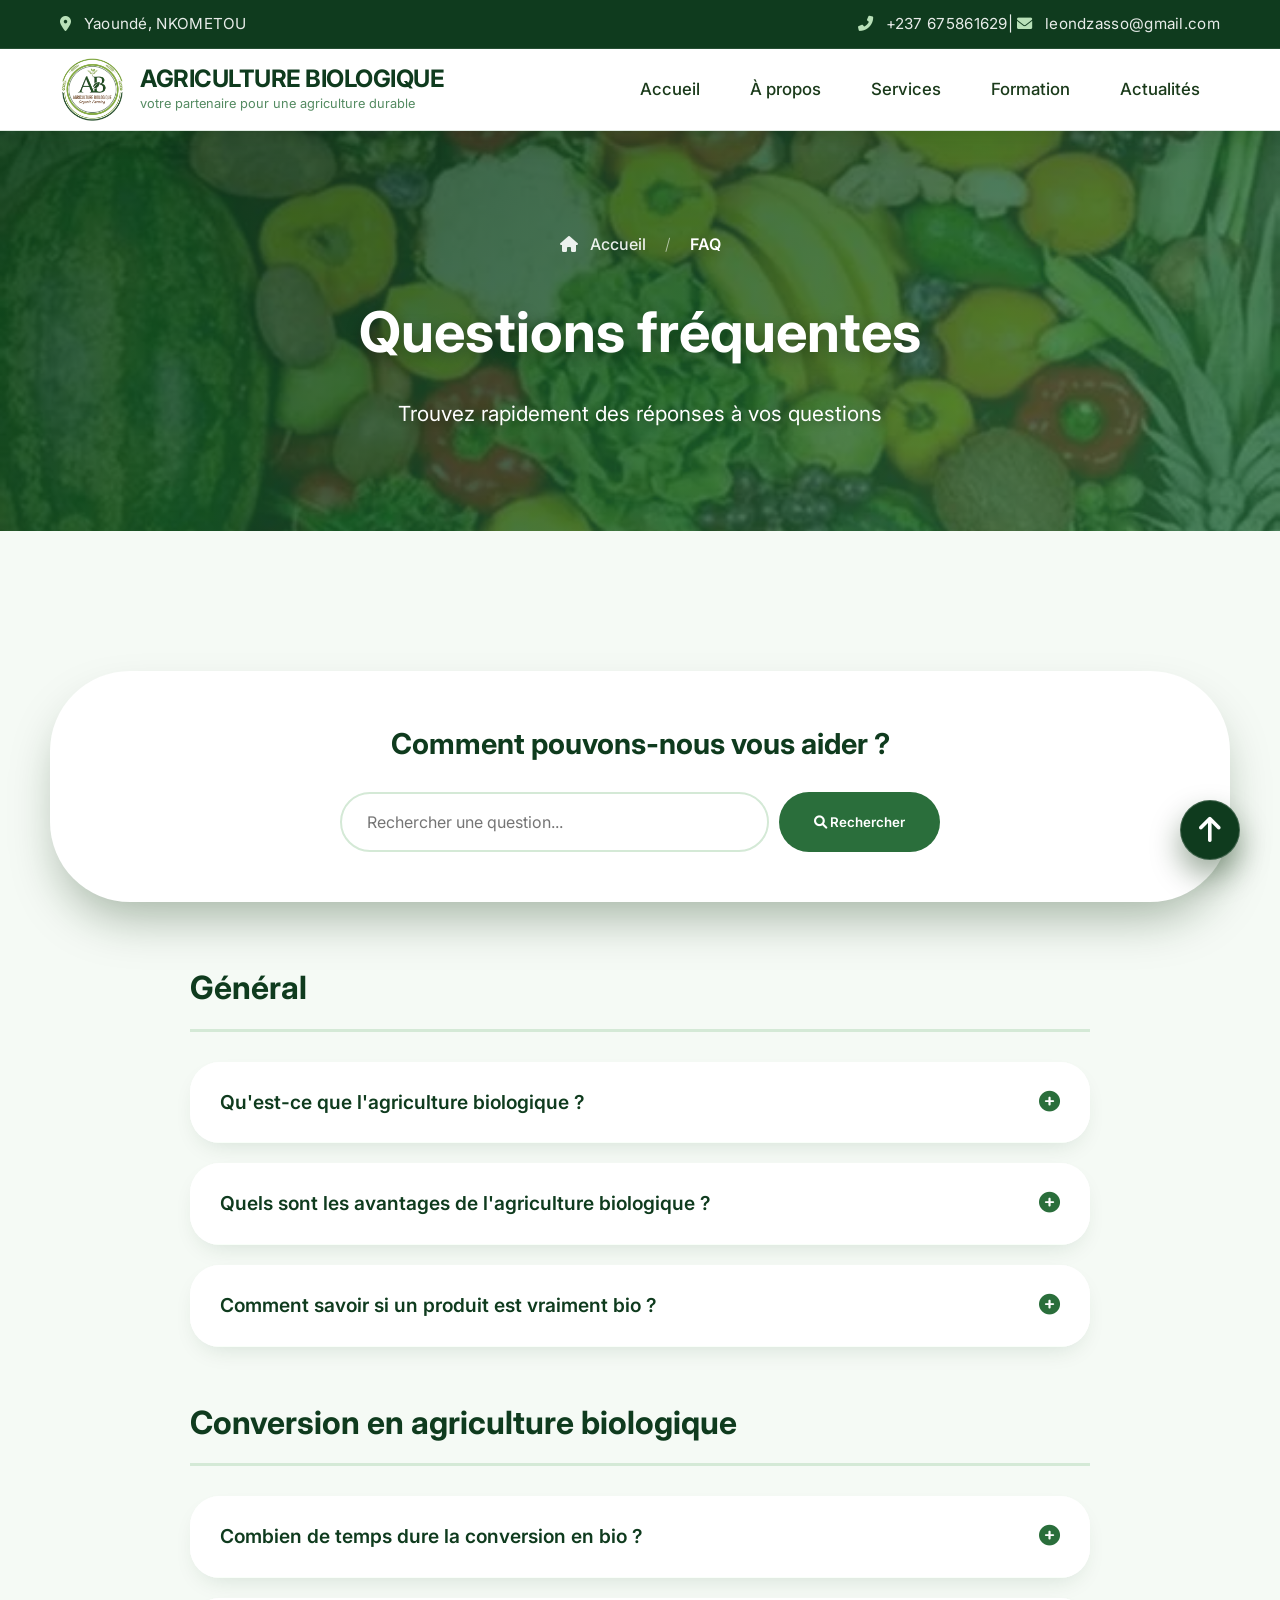
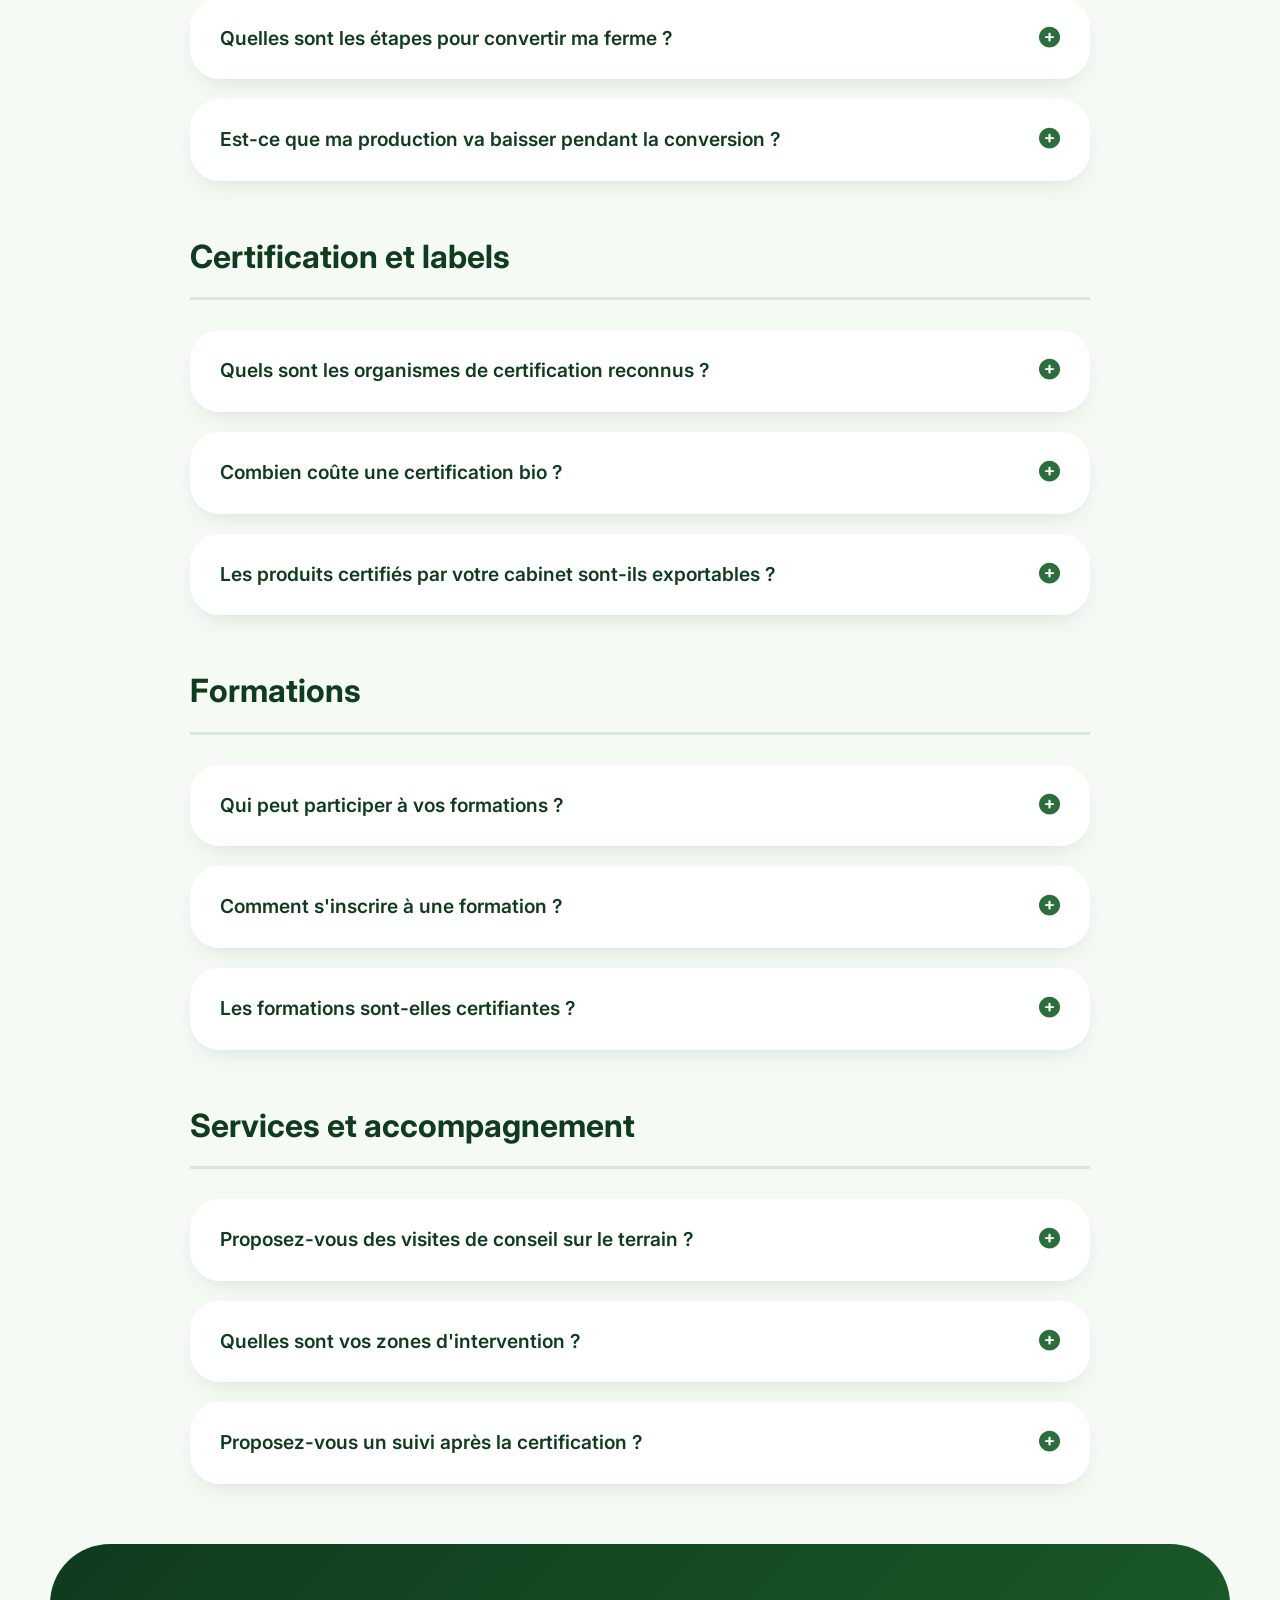
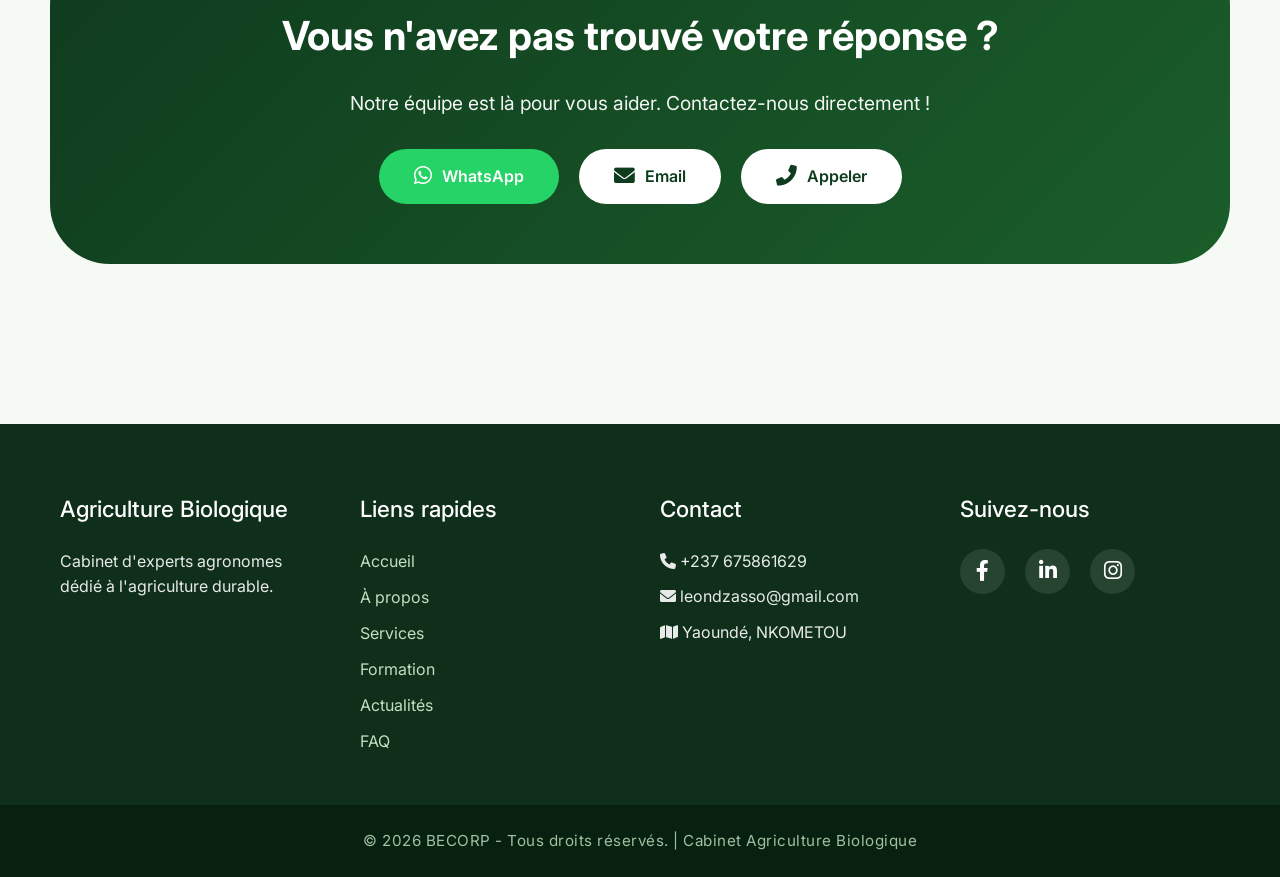
<file: faq.html>
<!DOCTYPE html>
<html lang="fr">
<head>
    <meta charset="UTF-8">
    <meta name="viewport" content="width=device-width, initial-scale=1.0">
    <title>FAQ - Agriculture Biologique</title>
    <link href="https://fonts.googleapis.com/css2?family=Inter:opsz@14..32&display=swap" rel="stylesheet">
    <link rel="stylesheet" href="https://cdnjs.cloudflare.com/ajax/libs/font-awesome/6.0.0-beta3/css/all.min.css">
    <link rel="stylesheet" href="style.css">
    <style>
        /* Styles spécifiques pour la page FAQ */
        .faq-container {
            max-width: 900px;
            margin: 60px auto;
        }
        
        .faq-category {
            margin-bottom: 50px;
        }
        
        .faq-category h2 {
            color: var(--vert-profond);
            font-size: 2rem;
            margin-bottom: 30px;
            padding-bottom: 15px;
            border-bottom: 3px solid var(--vert-sauge);
        }
        
        .faq-item {
            background: white;
            border-radius: 30px;
            margin-bottom: 20px;
            box-shadow: 0 10px 25px -10px rgba(15, 59, 30, 0.15);
            overflow: hidden;
            transition: all 0.3s ease;
        }
        
        .faq-item:hover {
            box-shadow: 0 15px 35px -15px var(--vert-profond);
            transform: translateY(-3px);
        }
        
        .faq-question {
            padding: 25px 30px;
            display: flex;
            justify-content: space-between;
            align-items: center;
            cursor: pointer;
            background: white;
            transition: background 0.3s;
        }
        
        .faq-question:hover {
            background: #f8fff8;
        }
        
        .faq-question h3 {
            font-size: 1.2rem;
            color: var(--vert-profond);
            font-weight: 600;
            margin: 0;
            flex: 1;
            padding-right: 20px;
        }
        
        .faq-question i {
            font-size: 1.3rem;
            color: var(--vert-moyen);
            transition: transform 0.3s;
        }
        
        .faq-item.active .faq-question i {
            transform: rotate(45deg);
        }
        
        .faq-answer {
            max-height: 0;
            overflow: hidden;
            transition: max-height 0.5s ease;
            background: #f9fff9;
            border-top: 1px solid transparent;
        }
        
        .faq-item.active .faq-answer {
            max-height: 500px;
            border-top-color: var(--vert-sauge);
        }
        
        .faq-answer p {
            padding: 25px 30px;
            color: #2a4a2a;
            line-height: 1.7;
            margin: 0;
        }
        
        .faq-answer ul, .faq-answer ol {
            padding: 0 30px 25px 50px;
            color: #2a4a2a;
            line-height: 1.7;
        }
        
        .faq-answer li {
            margin: 8px 0;
        }
        
        .faq-contact {
            background: linear-gradient(135deg, var(--vert-profond), #1b5e2a);
            border-radius: 60px;
            padding: 60px;
            margin: 60px 0 40px;
            text-align: center;
            color: white;
        }
        
        .faq-contact h2 {
            font-size: 2.5rem;
            margin-bottom: 20px;
        }
        
        .faq-contact p {
            font-size: 1.2rem;
            opacity: 0.95;
            margin-bottom: 30px;
        }
        
        .faq-contact-buttons {
            display: flex;
            justify-content: center;
            gap: 20px;
            flex-wrap: wrap;
        }
        
        .faq-contact-btn {
            display: inline-flex;
            align-items: center;
            gap: 10px;
            background: white;
            color: var(--vert-profond);
            padding: 15px 35px;
            border-radius: 60px;
            text-decoration: none;
            font-weight: 600;
            transition: transform 0.3s, background 0.3s;
        }
        
        .faq-contact-btn:hover {
            transform: translateY(-5px);
            background: var(--vert-sauge);
        }
        
        .faq-contact-btn i {
            font-size: 1.3rem;
        }
        
        .faq-contact-btn.whatsapp {
            background: #25D366;
            color: white;
        }
        
        .faq-contact-btn.whatsapp:hover {
            background: #128C7E;
        }
        
        /* Recherche FAQ */
        .faq-search {
            background: white;
            border-radius: 80px;
            padding: 50px;
            margin: 40px 0 60px;
            box-shadow: var(--ombre);
            text-align: center;
        }
        
        .faq-search h3 {
            color: var(--vert-profond);
            font-size: 1.8rem;
            margin-bottom: 25px;
        }
        
        .search-box {
            display: flex;
            max-width: 600px;
            margin: 0 auto;
            gap: 10px;
        }
        
        .search-box input {
            flex: 1;
            padding: 18px 25px;
            border: 2px solid var(--vert-sauge);
            border-radius: 60px;
            font-size: 1rem;
            outline: none;
            transition: border-color 0.3s;
        }
        
        .search-box input:focus {
            border-color: var(--vert-moyen);
        }
        
        .search-box button {
            background: var(--vert-moyen);
            color: white;
            border: none;
            padding: 18px 35px;
            border-radius: 60px;
            font-weight: 600;
            cursor: pointer;
            transition: background 0.3s, transform 0.3s;
        }
        
        .search-box button:hover {
            background: var(--vert-profond);
            transform: translateY(-3px);
        }
        
        /* Responsive */
        @media (max-width: 768px) {
            .faq-question h3 {
                font-size: 1.1rem;
            }
            .faq-contact {
                padding: 40px 20px;
            }
            .faq-contact h2 {
                font-size: 2rem;
            }
            .faq-search {
                padding: 30px 20px;
            }
            .search-box {
                flex-direction: column;
            }
        }
        
        @media (max-width: 480px) {
            .faq-question {
                padding: 20px;
            }
            .faq-answer p {
                padding: 20px;
            }
            .faq-contact-buttons {
                flex-direction: column;
                align-items: center;
            }
            .faq-contact-btn {
                width: 100%;
                justify-content: center;
            }
        }
    </style>
</head>
<body>
    <div class="pre-header" id="preHeader">
        <span><i class="fas fa-map-marker-alt"></i> Yaoundé, NKOMETOU</span>
        <span><i class="fas fa-phone-alt"></i> +237 675861629| <i class="fas fa-envelope"></i> leondzasso@gmail.com</span>
    </div>

    <nav class="navbar">
        <div class="logo-area">
            <img src="images/Logo.png" alt="Logo" class="logo-img">
            <div class="logo-text-area">
                <span class="logo-title">AGRICULTURE BIOLOGIQUE</span>
                <span class="logo-slogan">votre partenaire pour une agriculture durable</span>
            </div>
        </div>
        <div class="nav-links">
            <a href="index.html">Accueil</a>
            <a href="about.html">À propos</a>
            <a href="services.html">Services</a>
            <a href="formation.html">Formation</a>
            <a href="actualites.html">Actualités</a>
        </div>
    </nav>

    <!-- PAGE HERO -->
    <div class="page-hero">
        <div class="page-hero-bg" style="background-image: url('images/OIP\ \(2\).webp');"></div>
        <div class="page-hero-overlay"></div>
        <div class="container">
            <div class="breadcrumb-nav">
                <a href="index.html"><i class="fas fa-home"></i> Accueil</a>
                <span class="breadcrumb-sep">/</span>
                <span class="breadcrumb-current">FAQ</span>
            </div>
            <h1>Questions fréquentes</h1>
            <p>Trouvez rapidement des réponses à vos questions</p>
        </div>
    </div>

    <div class="container">
        <!-- Barre de recherche -->
        <div class="faq-search">
            <h3>Comment pouvons-nous vous aider ?</h3>
            <div class="search-box">
                <input type="text" id="faqSearch" placeholder="Rechercher une question...">
                <button onclick="searchFAQ()"><i class="fas fa-search"></i> Rechercher</button>
            </div>
        </div>

        <div class="faq-container">
            <!-- Catégorie : Général -->
            <div class="faq-category">
                <h2>Général</h2>
                
                <div class="faq-item">
                    <div class="faq-question" onclick="toggleFAQ(this)">
                        <h3>Qu'est-ce que l'agriculture biologique ?</h3>
                        <i class="fas fa-plus-circle"></i>
                    </div>
                    <div class="faq-answer">
                        <p>L'agriculture biologique est un mode de production agricole qui exclut l'utilisation de produits chimiques de synthèse (pesticides, engrais chimiques, OGM) et privilégie des pratiques respectueuses de l'environnement, de la biodiversité et du bien-être animal. Elle vise à produire des aliments sains tout en préservant les ressources naturelles.</p>
                    </div>
                </div>
                
                <div class="faq-item">
                    <div class="faq-question" onclick="toggleFAQ(this)">
                        <h3>Quels sont les avantages de l'agriculture biologique ?</h3>
                        <i class="fas fa-plus-circle"></i>
                    </div>
                    <div class="faq-answer">
                        <p>Les avantages sont multiples :</p>
                        <ul>
                            <li>Aliments plus sains et sans résidus chimiques</li>
                            <li>Préservation de la biodiversité et des écosystèmes</li>
                            <li>Protection des sols et de l'eau</li>
                            <li>Réduction de l'empreinte carbone</li>
                            <li>Meilleure valorisation économique des productions</li>
                        </ul>
                    </div>
                </div>
                
                <div class="faq-item">
                    <div class="faq-question" onclick="toggleFAQ(this)">
                        <h3>Comment savoir si un produit est vraiment bio ?</h3>
                        <i class="fas fa-plus-circle"></i>
                    </div>
                    <div class="faq-answer">
                        <p>Les produits biologiques certifiés portent obligatoirement un label de certification (comme le label bio européen, Ecocert, ou BioSuisse). Au Cameroun, les produits certifiés par notre cabinet reçoivent une attestation et peuvent porter notre marque de certification après contrôle rigoureux.</p>
                    </div>
                </div>
            </div>

            <!-- Catégorie : Conversion en bio -->
            <div class="faq-category">
                <h2>Conversion en agriculture biologique</h2>
                
                <div class="faq-item">
                    <div class="faq-question" onclick="toggleFAQ(this)">
                        <h3>Combien de temps dure la conversion en bio ?</h3>
                        <i class="fas fa-plus-circle"></i>
                    </div>
                    <div class="faq-answer">
                        <p>La période de conversion dure généralement 2 à 3 ans selon le type de production :</p>
                        <ul>
                            <li>2 ans pour les cultures annuelles</li>
                            <li>3 ans pour les cultures pérennes (vergers, vignes)</li>
                            <li>2 ans pour l'élevage (selon les espèces)</li>
                        </ul>
                        <p>Pendant cette période, l'exploitation applique déjà les méthodes bio mais ne peut pas encore vendre ses produits avec la mention "bio".</p>
                    </div>
                </div>
                
                <div class="faq-item">
                    <div class="faq-question" onclick="toggleFAQ(this)">
                        <h3>Quelles sont les étapes pour convertir ma ferme ?</h3>
                        <i class="fas fa-plus-circle"></i>
                    </div>
                    <div class="faq-answer">
                        <p>Notre accompagnement suit ces étapes :</p>
                        <ol>
                            <li>Diagnostic initial de l'exploitation</li>
                            <li>Plan de conversion personnalisé</li>
                            <li>Mise en place des pratiques bio (gestion des sols, rotation, etc.)</li>
                            <li>Suivi technique et accompagnement terrain</li>
                            <li>Préparation à la certification</li>
                            <li>Audit de certification et obtention du label</li>
                        </ol>
                    </div>
                </div>
                
                <div class="faq-item">
                    <div class="faq-question" onclick="toggleFAQ(this)">
                        <h3>Est-ce que ma production va baisser pendant la conversion ?</h3>
                        <i class="fas fa-plus-circle"></i>
                    </div>
                    <div class="faq-answer">
                        <p>Il est possible d'observer une légère baisse de rendement la première année, le temps que le sol se régénère et que l'écosystème se rééquilibre. Cependant, nos méthodes permettent de minimiser cette transition. À moyen terme (2-3 ans), les rendements se stabilisent et la qualité supérieure des produits permet une meilleure valorisation économique.</p>
                    </div>
                </div>
            </div>

            <!-- Catégorie : Certification -->
            <div class="faq-category">
                <h2>Certification et labels</h2>
                
                <div class="faq-item">
                    <div class="faq-question" onclick="toggleFAQ(this)">
                        <h3>Quels sont les organismes de certification reconnus ?</h3>
                        <i class="fas fa-plus-circle"></i>
                    </div>
                    <div class="faq-answer">
                        <p>Au Cameroun et en Afrique centrale, les principaux organismes de certification sont :</p>
                        <ul>
                            <li>Ecocert (certification internationale)</li>
                            <li>BioSuisse (pour l'export vers la Suisse)</li>
                            <li>Certification locale via le ministère de l'Agriculture</li>
                            <li>Notre cabinet est partenaire de ces organismes et vous accompagne dans toutes les démarches.</li>
                        </ul>
                    </div>
                </div>
                
                <div class="faq-item">
                    <div class="faq-question" onclick="toggleFAQ(this)">
                        <h3>Combien coûte une certification bio ?</h3>
                        <i class="fas fa-plus-circle"></i>
                    </div>
                    <div class="faq-answer">
                        <p>Le coût varie selon la taille de l'exploitation et le type de production. En moyenne :</p>
                        <ul>
                            <li>Petite exploitation (< 2 ha) : 150 000 - 250 000 FCFA</li>
                            <li>Moyenne exploitation (2-10 ha) : 300 000 - 500 000 FCFA</li>
                            <li>Grande exploitation (> 10 ha) : sur devis</li>
                        </ul>
                        <p>Notre cabinet propose des forfaits incluant l'accompagnement et la certification.</p>
                    </div>
                </div>
                
                <div class="faq-item">
                    <div class="faq-question" onclick="toggleFAQ(this)">
                        <h3>Les produits certifiés par votre cabinet sont-ils exportables ?</h3>
                        <i class="fas fa-plus-circle"></i>
                    </div>
                    <div class="faq-answer">
                        <p>Oui, nous travaillons avec des organismes de certification reconnus internationalement. Nos labels sont acceptés en Europe (Ecocert), en Suisse (BioSuisse) et dans plusieurs autres pays. Nous pouvons également vous accompagner dans les démarches d'exportation.</p>
                    </div>
                </div>
            </div>

            <!-- Catégorie : Formations -->
            <div class="faq-category">
                <h2>Formations</h2>
                
                <div class="faq-item">
                    <div class="faq-question" onclick="toggleFAQ(this)">
                        <h3>Qui peut participer à vos formations ?</h3>
                        <i class="fas fa-plus-circle"></i>
                    </div>
                    <div class="faq-answer">
                        <p>Nos formations sont ouvertes à tous :</p>
                        <ul>
                            <li>Agriculteurs et producteurs</li>
                            <li>Porteurs de projet en agriculture</li>
                            <li>Étudiants en agronomie</li>
                            <li>Techniciens agricoles</li>
                            <li>Toute personne intéressée par l'agriculture biologique</li>
                        </ul>
                        <p>Aucun prérequis nécessaire, nos formations s'adaptent à votre niveau.</p>
                    </div>
                </div>
                
                <div class="faq-item">
                    <div class="faq-question" onclick="toggleFAQ(this)">
                        <h3>Comment s'inscrire à une formation ?</h3>
                        <i class="fas fa-plus-circle"></i>
                    </div>
                    <div class="faq-answer">
                        <p>Pour vous inscrire :</p>
                        <ol>
                            <li>Consultez notre page <a href="formation.html">Formations</a> pour voir les prochaines sessions</li>
                            <li>Contactez-nous par téléphone ou WhatsApp au +237 698092721</li>
                            <li>Ou envoyez un email à leondzasso@gmail.com</li>
                        </ol>
                        <p>Un acompte de 30% est demandé pour valider votre inscription.</p>
                    </div>
                </div>
                
                <div class="faq-item">
                    <div class="faq-question" onclick="toggleFAQ(this)">
                        <h3>Les formations sont-elles certifiantes ?</h3>
                        <i class="fas fa-plus-circle"></i>
                    </div>
                    <div class="faq-answer">
                        <p>Oui, à l'issue de chaque formation, une attestation de participation est délivrée. Pour les formations longues (BTSA ACSE), un diplôme reconnu par le ministère de l'Agriculture est remis après validation des examens.</p>
                    </div>
                </div>
            </div>

            <!-- Catégorie : Services et accompagnement -->
            <div class="faq-category">
                <h2>Services et accompagnement</h2>
                
                <div class="faq-item">
                    <div class="faq-question" onclick="toggleFAQ(this)">
                        <h3>Proposez-vous des visites de conseil sur le terrain ?</h3>
                        <i class="fas fa-plus-circle"></i>
                    </div>
                    <div class="faq-answer">
                        <p>Absolument ! Nos ingénieurs agronomes se déplacent sur votre exploitation pour un diagnostic personnalisé. Les visites terrain sont incluses dans nos forfaits d'accompagnement. Contactez-nous pour planifier une visite.</p>
                    </div>
                </div>
                
                <div class="faq-item">
                    <div class="faq-question" onclick="toggleFAQ(this)">
                        <h3>Quelles sont vos zones d'intervention ?</h3>
                        <i class="fas fa-plus-circle"></i>
                    </div>
                    <div class="faq-answer">
                        <p>Nous intervenons principalement dans 4 régions du Cameroun :</p>
                        <ul>
                            <li>Centre (Yaoundé et environs)</li>
                            <li>Littoral (Douala)</li>
                            <li>Ouest (Bafoussam)</li>
                            <li>Nord (Garoua)</li>
                        </ul>
                        <p>Pour d'autres régions, nous pouvons étudier votre demande (frais de déplacement supplémentaires).</p>
                    </div>
                </div>
                
                <div class="faq-item">
                    <div class="faq-question" onclick="toggleFAQ(this)">
                        <h3>Proposez-vous un suivi après la certification ?</h3>
                        <i class="fas fa-plus-circle"></i>
                    </div>
                    <div class="faq-answer">
                        <p>Oui, nous proposons des formules de suivi annuel pour vous accompagner durablement :</p>
                        <ul>
                            <li>Visites de contrôle trimestrielles</li>
                            <li>Conseils techniques personnalisés</li>
                            <li>Aide pour le renouvellement de la certification</li>
                            <li>Accompagnement à la commercialisation</li>
                        </ul>
                    </div>
                </div>
            </div>
        </div>

        <!-- Section contact -->
        <div class="faq-contact">
            <h2>Vous n'avez pas trouvé votre réponse ?</h2>
            <p>Notre équipe est là pour vous aider. Contactez-nous directement !</p>
            <div class="faq-contact-buttons">
                <a href="https://wa.me/237675861629" class="faq-contact-btn whatsapp" target="_blank">
                    <i class="fab fa-whatsapp"></i> WhatsApp
                </a>
                <a href="mailto:leondzasso@gmail.com" class="faq-contact-btn">
                    <i class="fas fa-envelope"></i> Email
                </a>
                <a href="tel:+237698092721" class="faq-contact-btn">
                    <i class="fas fa-phone-alt"></i> Appeler
                </a>
            </div>
        </div>
    </div>

    <!-- PREFOOTER -->
    <div class="prefooter">
        <div>
            <h4>Agriculture Biologique</h4>
            <p>Cabinet d'experts agronomes dédié à l'agriculture durable.</p>
        </div>
        <div>
            <h4>Liens rapides</h4>
            <a href="index.html">Accueil</a>
            <a href="about.html">À propos</a>
            <a href="services.html">Services</a>
            <a href="formation.html">Formation</a>
            <a href="actualites.html">Actualités</a>
            <a href="faq.html">FAQ</a>
        </div>
        <div>
            <h4>Contact</h4>
            <p><i class="fas fa-phone"></i> +237 675861629</p>
            <p><i class="fas fa-envelope"></i> leondzasso@gmail.com</p>
            <p><i class="fas fa-map"></i> Yaoundé, NKOMETOU</p>
        </div>
        <div>
            <h4>Suivez-nous</h4>
            <div class="social-links">
                <a href="https://www.facebook.com/profile.php?id=61580605020989" target="_blank"><i class="fab fa-facebook-f"></i></a>
                <a href="https://www.linkedin.com/in/lionel-ndzana-095bb6311" target="_blank"><i class="fab fa-linkedin-in"></i></a>
                <a href="https://www.instagram.com/cabinetagriculture?igsh=YzljYTk1ODg3Zg==" target="_blank"><i class="fab fa-instagram"></i></a>
            </div>
        </div>
    </div>

    <div class="footer">
        © 2026 BECORP - Tous droits réservés. | Cabinet Agriculture Biologique
    </div>

    <button id="backToTop" onclick="window.scrollTo({top:0,behavior:'smooth'});"><i class="fas fa-arrow-up"></i></button>

    <script>
        // Fonction pour toggle FAQ
        function toggleFAQ(element) {
            const faqItem = element.closest('.faq-item');
            faqItem.classList.toggle('active');
            
            // Fermer les autres (optionnel)
            // const allFaqs = document.querySelectorAll('.faq-item');
            // allFaqs.forEach(item => {
            //     if (item !== faqItem) {
            //         item.classList.remove('active');
            //     }
            // });
        }

        // Fonction de recherche simple
        function searchFAQ() {
            const searchTerm = document.getElementById('faqSearch').value.toLowerCase();
            const faqItems = document.querySelectorAll('.faq-item');
            
            faqItems.forEach(item => {
                const question = item.querySelector('.faq-question h3').textContent.toLowerCase();
                const answer = item.querySelector('.faq-answer').textContent.toLowerCase();
                
                if (question.includes(searchTerm) || answer.includes(searchTerm)) {
                    item.style.display = 'block';
                } else {
                    item.style.display = 'none';
                }
            });
        }

        // Recherche en temps réel (optionnel)
        document.getElementById('faqSearch').addEventListener('keyup', function(e) {
            if (e.key === 'Enter') {
                searchFAQ();
            }
        });
    </script>
    <script src="scripts.js"></script>
</body>
</html>
</file>
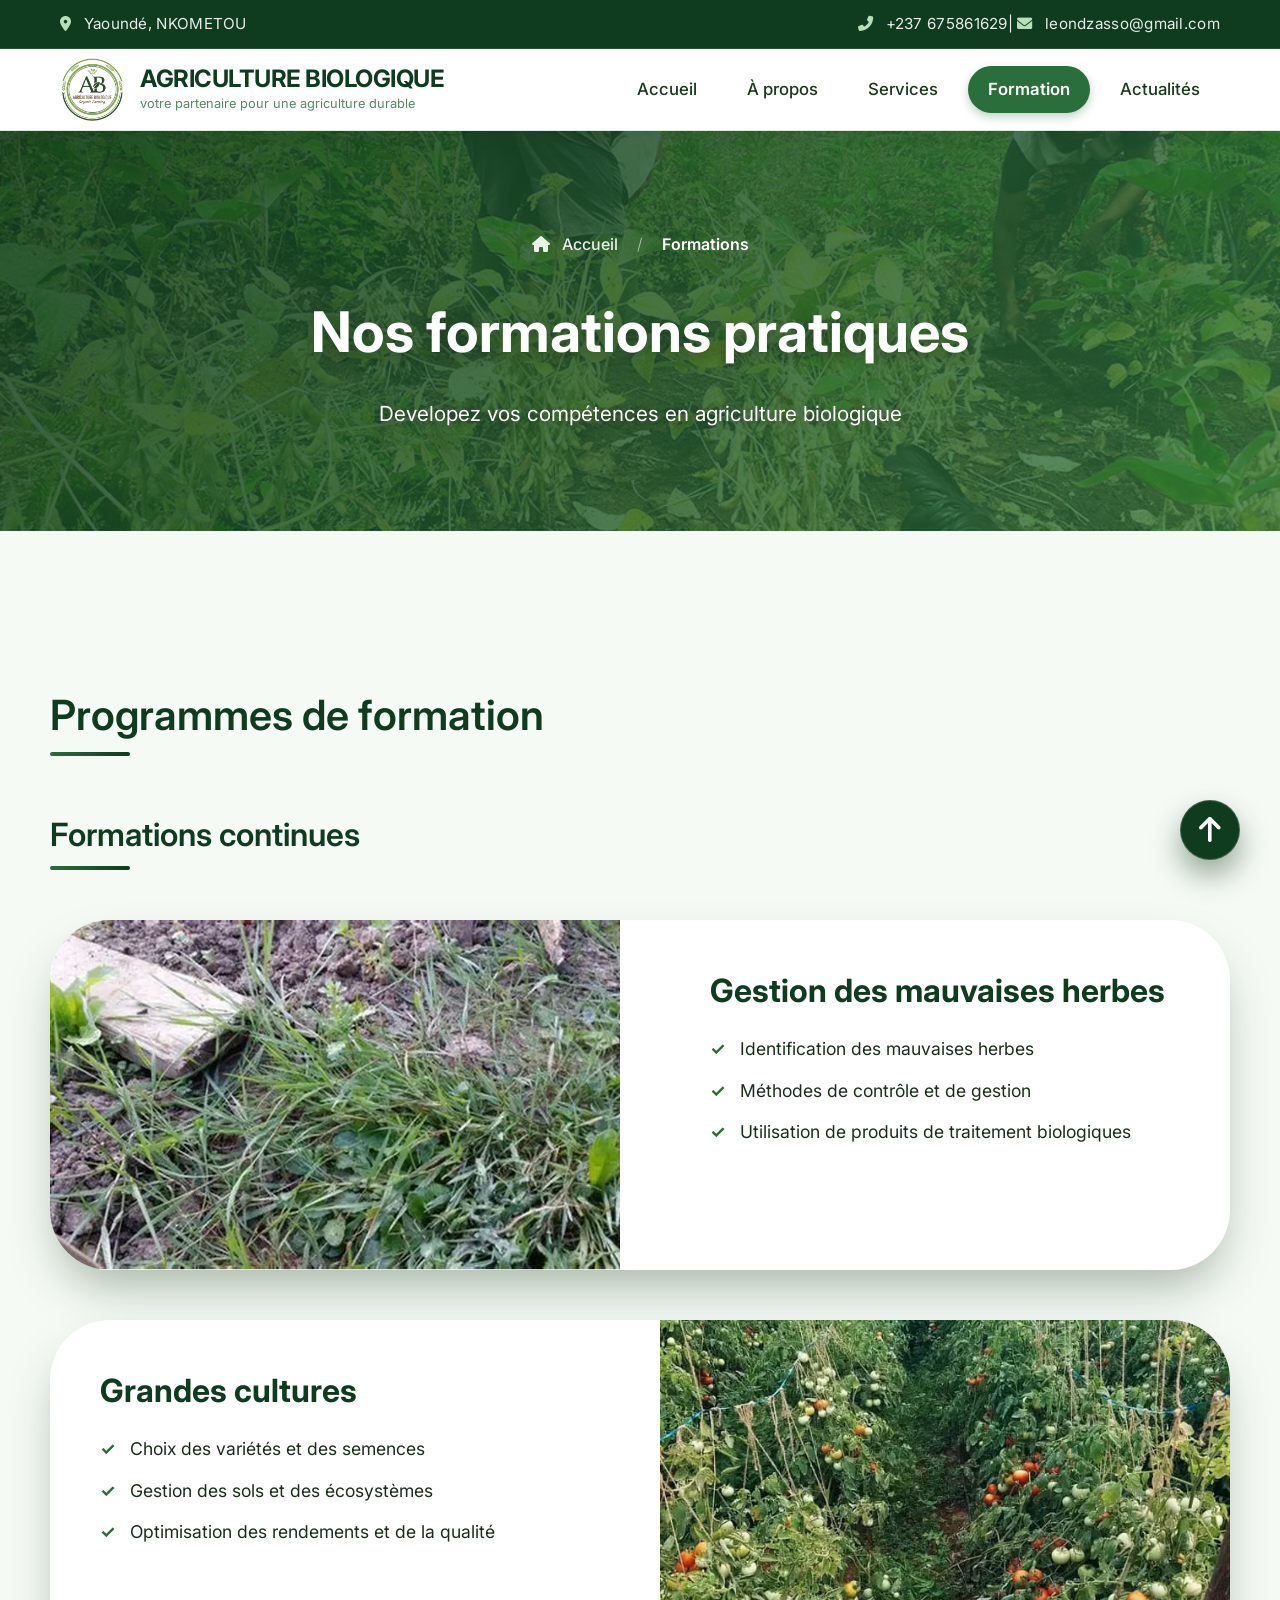
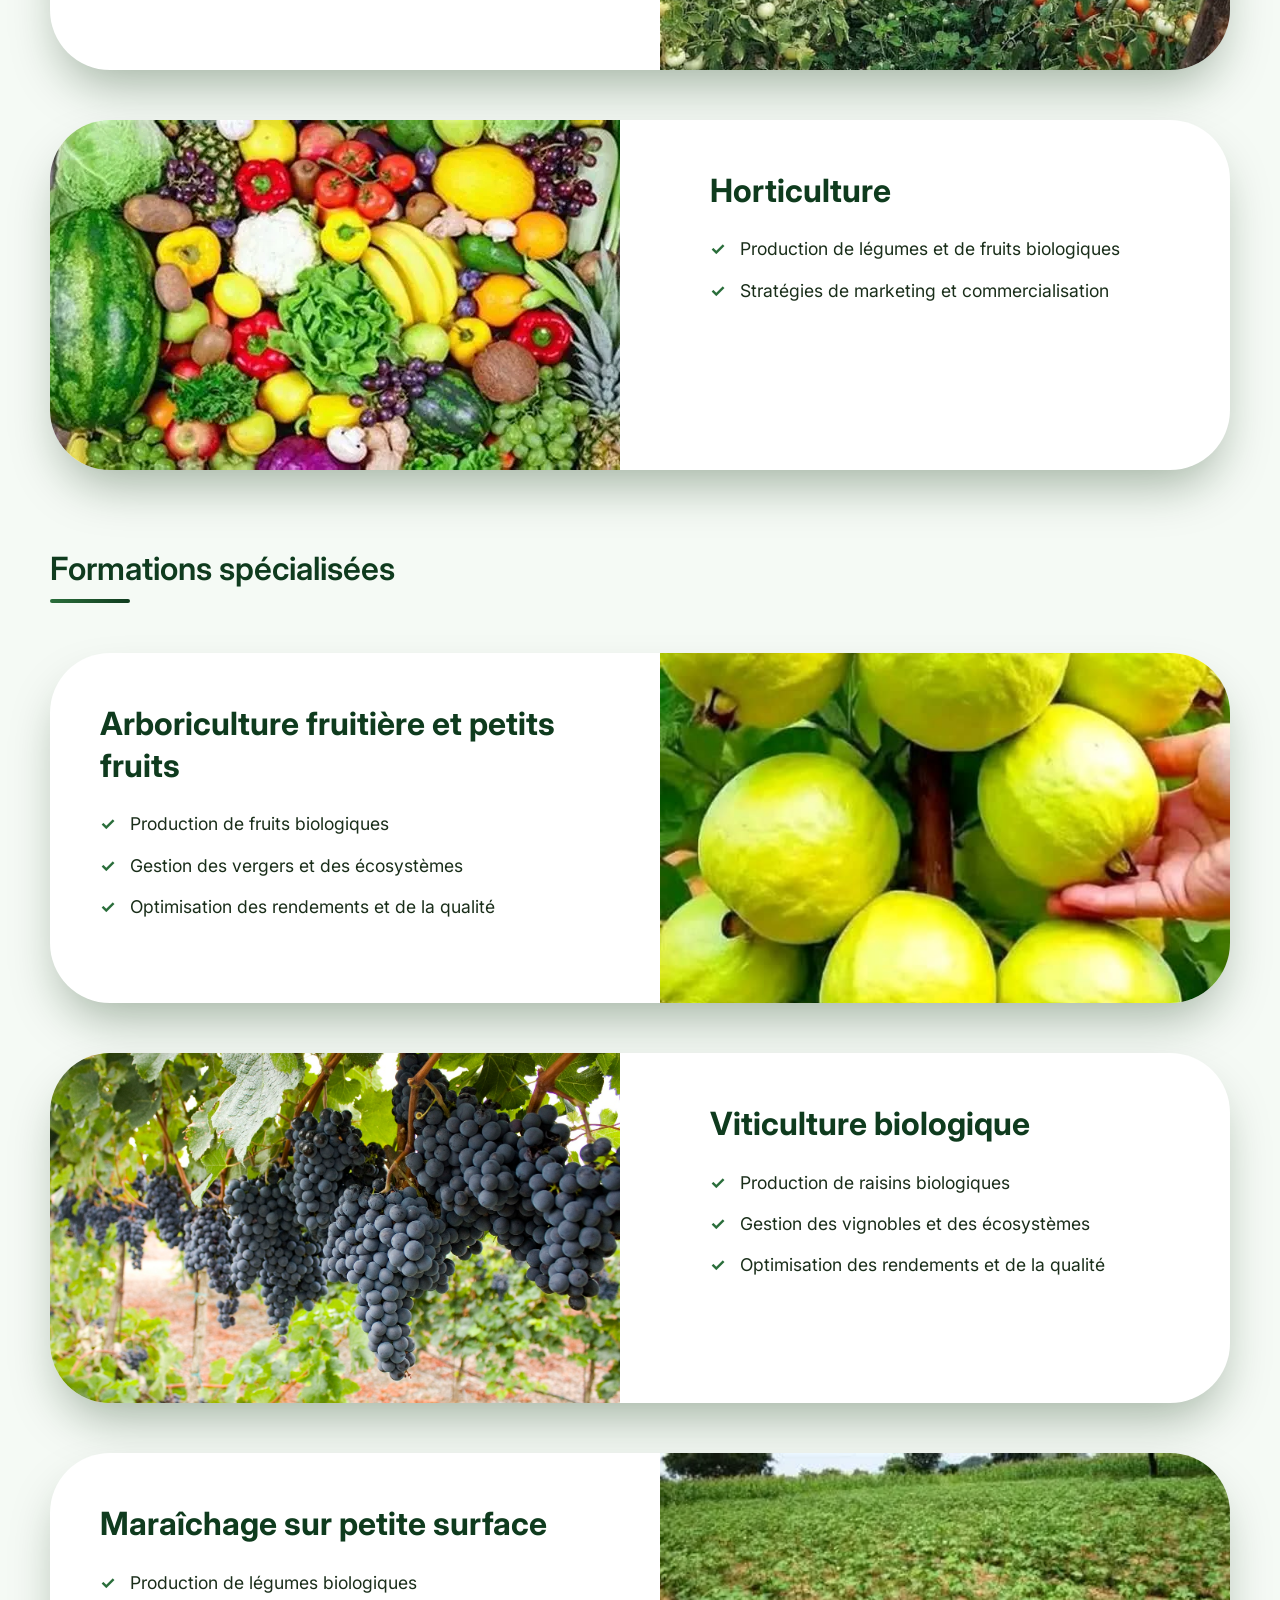
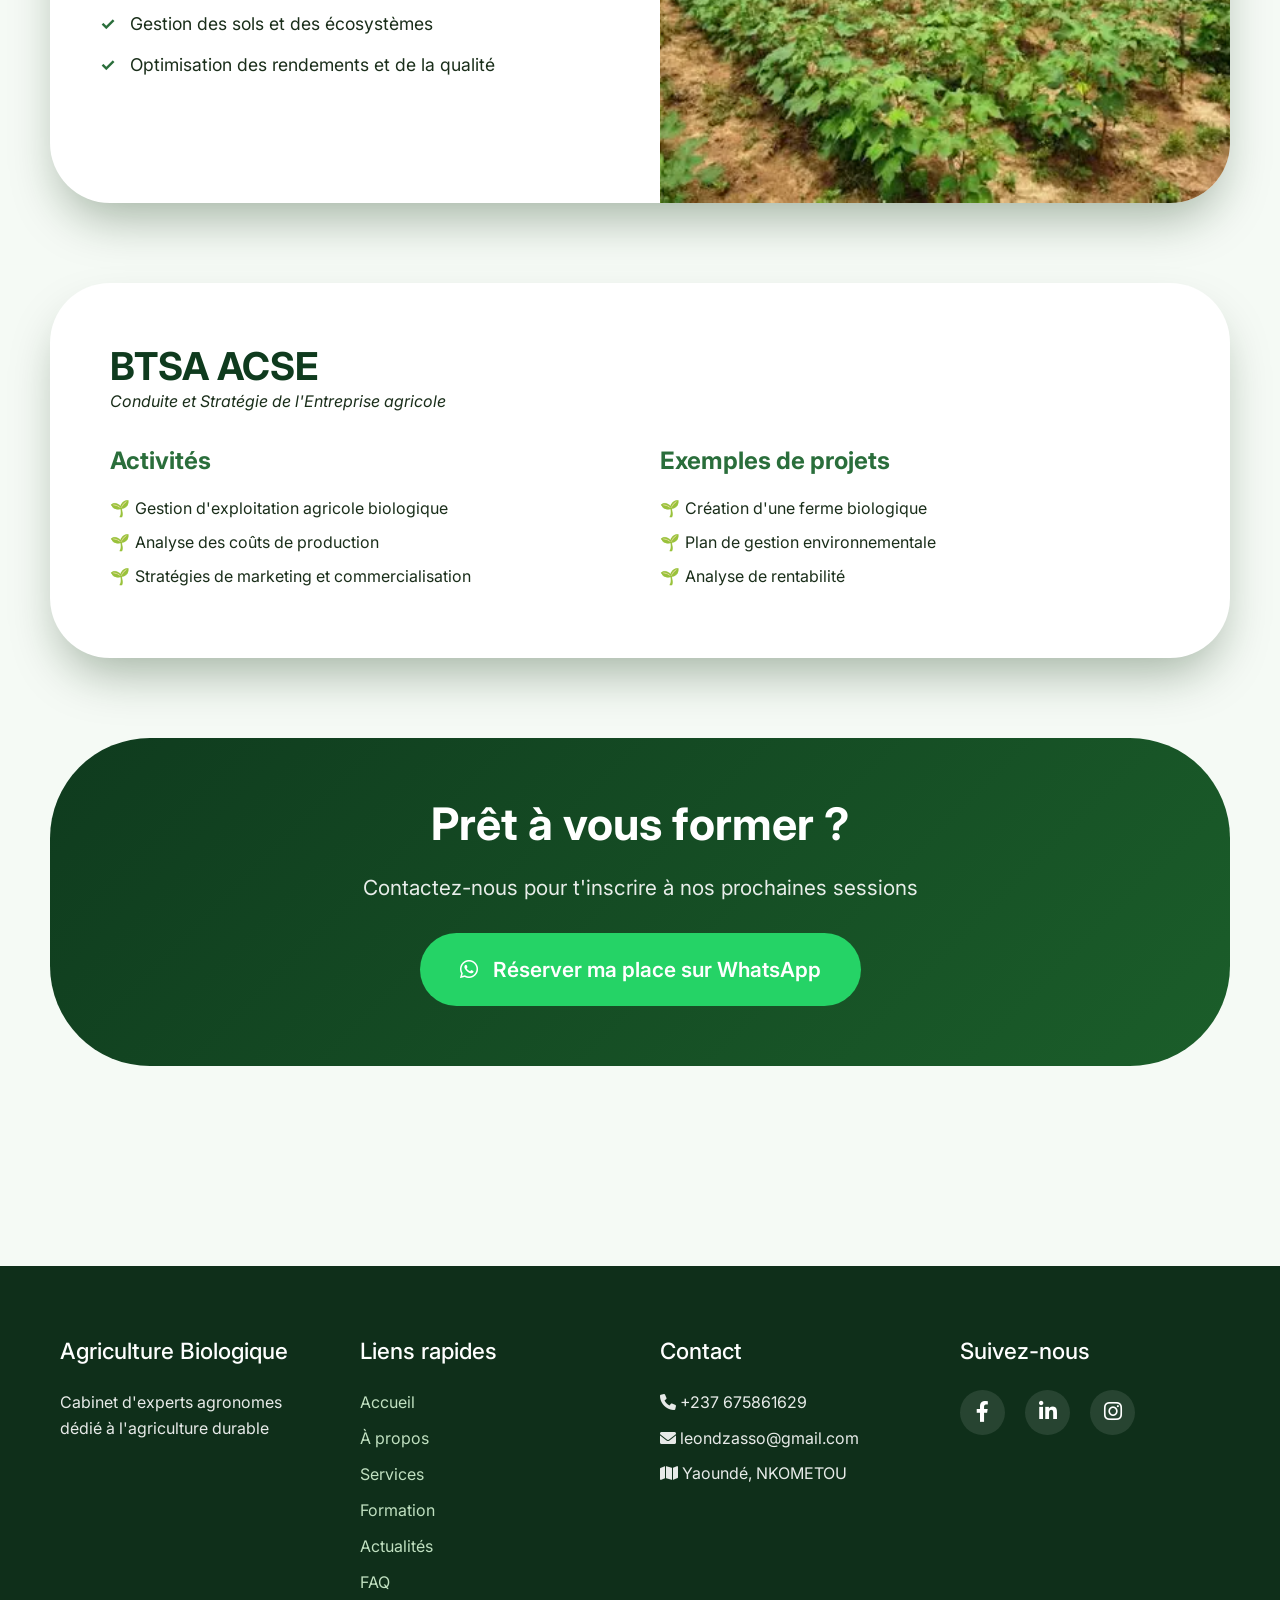
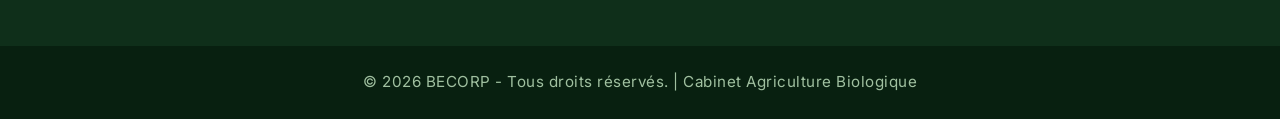
<file: formation.html>
<!DOCTYPE html>
<html lang="fr">
<head>
    <meta charset="UTF-8">
    <meta name="viewport" content="width=device-width, initial-scale=1.0">
    <title>Formations - Agriculture Biologique</title>
    <link href="https://fonts.googleapis.com/css2?family=Inter:opsz@14..32&display=swap" rel="stylesheet">
    <link rel="stylesheet" href="https://cdnjs.cloudflare.com/ajax/libs/font-awesome/6.0.0-beta3/css/all.min.css">
    <link rel="stylesheet" href="style.css">
</head>
<body>
    <div class="pre-header" id="preHeader">
        <span><i class="fas fa-map-marker-alt"></i> Yaoundé, NKOMETOU</span>
        <span><i class="fas fa-phone-alt"></i> +237 675861629| <i class="fas fa-envelope"></i> leondzasso@gmail.com</span>
    </div>

    <nav class="navbar">
        <div class="logo-area">
            <img src="images/Logo.png" alt="Logo" class="logo-img">
            <div class="logo-text-area">
                <span class="logo-title">AGRICULTURE BIOLOGIQUE</span>
                <span class="logo-slogan">votre partenaire pour une agriculture durable</span>
            </div>
        </div>
         <div class="nav-links">
            <a href="index.html">Accueil</a>
            <a href="about.html">À propos</a>
            <a href="services.html">Services</a>
            <a href="formation.html">Formation</a>
            <a href="actualites.html">Actualités</a>
        </div>
    </nav>

    <!-- PAGE HERO -->
    <div class="page-hero">
        <div class="page-hero-bg" style="background-image: url('images/Agroecologie-dans-les-pratiques-a-Ndemba_La-Voix-du-Paysan.jpg');"></div>
        <div class="page-hero-overlay"></div>
        <div class="container">
            <div class="breadcrumb-nav">
                <a href="index.html"><i class="fas fa-home"></i> Accueil</a>
                <span class="breadcrumb-sep">/</span>
                <span class="breadcrumb-current">Formations</span>
            </div>
            <h1>Nos formations pratiques</h1>
            <p>Developez vos compétences en agriculture biologique</p>
        </div>
    </div>

    <div class="container">
        <h1 class="section-title">Programmes de formation</h1>

        <!-- Formations continues avec image/texte alterné -->
        <h2 class="section-title" style="font-size: 2rem;">Formations continues</h2>
        
        <div class="formation-item">
            <img src="images/OIP (5).webp" alt="Mauvaises herbes">
            <div class="formation-item-content">
                <h3>Gestion des mauvaises herbes</h3>
                <ul>
                    <li>Identification des mauvaises herbes</li>
                    <li>Méthodes de contrôle et de gestion</li>
                    <li>Utilisation de produits de traitement biologiques</li>
                </ul>
            </div>
        </div>

        <div class="formation-item reverse">
            <img src="images/toma.jpg" alt="Grandes cultures">
            <div class="formation-item-content">
                <h3>Grandes cultures</h3>
                <ul>
                    <li>Choix des variétés et des semences</li>
                    <li>Gestion des sols et des écosystèmes</li>
                    <li>Optimisation des rendements et de la qualité</li>
                </ul>
            </div>
        </div>

        <div class="formation-item">
            <img src="images/OIP (2).webp" alt="Horticulture">
            <div class="formation-item-content">
                <h3>Horticulture</h3>
                <ul>
                    <li>Production de légumes et de fruits biologiques</li>
                    <li>Stratégies de marketing et commercialisation</li>
                </ul>
            </div>
        </div>

        <h2 class="section-title" style="font-size: 2rem; margin-top: 80px;">Formations spécialisées</h2>

        <div class="formation-item reverse">
            <img src="images/goya.jpg" alt="Arboriculture">
            <div class="formation-item-content">
                <h3>Arboriculture fruitière et petits fruits</h3>
                <ul>
                    <li>Production de fruits biologiques</li>
                    <li>Gestion des vergers et des écosystèmes</li>
                    <li>Optimisation des rendements et de la qualité</li>
                </ul>
            </div>
        </div>

        <div class="formation-item">
            <img src="images/R.jfif" alt="Viticulture">
            <div class="formation-item-content">
                <h3>Viticulture biologique</h3>
                <ul>
                    <li>Production de raisins biologiques</li>
                    <li>Gestion des vignobles et des écosystèmes</li>
                    <li>Optimisation des rendements et de la qualité</li>
                </ul>
            </div>
        </div>

        <div class="formation-item reverse">
            <img src="images/OIP (3).webp" alt="Maraîchage">
            <div class="formation-item-content">
                <h3>Maraîchage sur petite surface</h3>
                <ul>
                    <li>Production de légumes biologiques</li>
                    <li>Gestion des sols et des écosystèmes</li>
                    <li>Optimisation des rendements et de la qualité</li>
                </ul>
            </div>
        </div>

        <!-- BTSA ACSE -->
        <div class="btsa-showcase">
            <h2>BTSA ACSE</h2>
            <p><em>Conduite et Stratégie de l'Entreprise agricole</em></p>
            <div class="btsa-grid">
                <div>
                    <h3>Activités</h3>
                    <ul>
                        <li>Gestion d'exploitation agricole biologique</li>
                        <li>Analyse des coûts de production</li>
                        <li>Stratégies de marketing et commercialisation</li>
                    </ul>
                </div>
                <div>
                    <h3>Exemples de projets</h3>
                    <ul>
                        <li>Création d'une ferme biologique</li>
                        <li>Plan de gestion environnementale</li>
                        <li>Analyse de rentabilité</li>
                    </ul>
                </div>
            </div>
        </div>

        <!-- CTA -->
        <div class="formation-cta">
            <h2>Prêt à vous former ?</h2>
            <p>Contactez-nous pour t'inscrire à nos prochaines sessions</p>
            <a href="https://wa.me/237675861629" class="whatsapp-cta-large" target="_blank">
                <i class="fab fa-whatsapp"></i> Réserver ma place sur WhatsApp
            </a>
        </div>
    </div>

    <!-- PREFOOTER -->
    <div class="prefooter">
        <div>
            <h4>Agriculture Biologique</h4>
            <p>Cabinet d'experts agronomes dédié à l'agriculture durable</p>
        </div>
       <div>
    <h4>Liens rapides</h4>
    <a href="index.html">Accueil</a>
    <a href="about.html">À propos</a>
    <a href="services.html">Services</a>
    <a href="formation.html">Formation</a>
    <a href="actualites.html">Actualités</a>
    <a href="faq.html">FAQ</a>
</div>
        <div>
            <h4>Contact</h4>
            <p><i class="fas fa-phone"></i> +237 675861629</p>
            <p><i class="fas fa-envelope"></i> leondzasso@gmail.com</p>
            <p><i class="fas fa-map"></i> Yaoundé, NKOMETOU</p>
        </div>
      <div>
            <h4>Suivez-nous</h4>
            <div class="social-links">
                <a href="https://www.facebook.com/profile.php?id=61580605020989" target="_blank"><i class="fab fa-facebook-f"></i></a>
                <a href="https://www.linkedin.com/in/lionel-ndzana-095bb6311" target="_blank"><i class="fab fa-linkedin-in"></i></a>
                <a href="https://www.instagram.com/cabinetagriculture?igsh=YzljYTk1ODg3Zg==" target="_blank"><i class="fab fa-instagram"></i></a>
            </div>
        </div>
    </div>

    <div class="footer">
        © 2026 BECORP - Tous droits réservés. | Cabinet Agriculture Biologique
    </div>

    <button id="backToTop" onclick="window.scrollTo({top:0,behavior:'smooth'});"><i class="fas fa-arrow-up"></i></button>

    <script src="scripts.js"></script>
</body>
</html>
</file>
<file: style.css>
/* ============================================
   style.css - Cabinet Agriculture Biologique
   DESIGN PREMIUM - Version Complète
   Responsive : 320px à 2560px
   ============================================ */

* {
    margin: 0;
    padding: 0;
    box-sizing: border-box;
    font-family: 'Inter', sans-serif;
    scroll-behavior: smooth;
}

body {
    background-color: #f5faf5;
    color: #1a2e1a;
    overflow-x: hidden;
    line-height: 1.6;
}

:root {
    --vert-profond: #0f3b1e;
    --vert-moyen: #2a6e3b;
    --vert-sauge: #d4e9d6;
    --vert-tres-clair: #eaf7ee;
    --blanc: #ffffff;
    --gris-clair: #f0f5f0;
    --ombre: 0 25px 50px -12px rgba(0, 40, 0, 0.35);
    --ombre-forte: 0 30px 60px -15px rgba(0, 40, 0, 0.5);
    --transition: all 0.3s cubic-bezier(0.25, 0.46, 0.45, 0.94);
}

/* ========== PRE-HEADER ========== */
.pre-header {
    background: var(--vert-profond);
    color: rgba(255, 255, 255, 0.9);
    padding: 12px 60px;
    display: flex;
    justify-content: space-between;
    font-size: 0.95rem;
    letter-spacing: 0.3px;
    transition: transform 0.4s cubic-bezier(0.23, 1, 0.32, 1);
    position: sticky;
    top: 0;
    z-index: 1001;
    backdrop-filter: blur(8px);
    border-bottom: 1px solid rgba(255,255,255,0.1);
    flex-wrap: wrap;
    gap: 10px;
}

.pre-header.hide { transform: translateY(-100%); }
.pre-header i { margin-right: 8px; color: #b8e0b8; }
.pre-header a { color: white; text-decoration: none; }

/* ========== NAVBAR ========== */
.navbar {
    background: rgba(255, 255, 255, 0.95);
    backdrop-filter: blur(10px);
    box-shadow: 0 10px 30px -10px rgba(0, 30, 0, 0.15);
    padding: 8px 60px;
    display: flex;
    align-items: center;
    justify-content: space-between;
    position: sticky;
    top: 0;
    z-index: 1000;
    border-bottom: 1px solid rgba(42, 110, 59, 0.15);
    flex-wrap: wrap;
    gap: 20px;
}

.logo-area {
    display: flex;
    align-items: center;
    gap: 15px;
    flex-wrap: wrap;
}

.logo-img {
    width: 65px;
    transition: transform 0.3s ease;
    min-width: 50px;
}

.logo-img:hover { transform: scale(1.05); }

.logo-text-area {
    display: flex;
    flex-direction: column;
}

.logo-title {
    font-size: 1.5rem;
    font-weight: 700;
    color: var(--vert-profond);
    letter-spacing: -0.5px;
    line-height: 1.2;
}

.logo-slogan {
    font-size: 0.8rem;
    color: var(--vert-moyen);
    font-weight: 400;
    opacity: 0.8;
}

.nav-links { 
    display: flex; 
    gap: 10px; 
    flex-wrap: wrap;
}

.nav-links a {
    text-decoration: none;
    color: #1a3a1a;
    font-weight: 500;
    padding: 10px 20px;
    font-size: 1.05rem;
    transition: all 0.3s ease;
    white-space: nowrap;
    border-radius: 50px; /* Coins arrondis pour les boutons */
    background: transparent;
}

/* Style pour le lien actif - fond vert avec texte blanc */
.nav-links a.active {
    background: var(--vert-moyen); /* Vert moyen */
    color: white !important;
    font-weight: 600;
    box-shadow: 0 4px 10px rgba(42, 110, 59, 0.3);
}

/* Effet de survol - fond vert clair */
.nav-links a:hover:not(.active) {
    background: var(--vert-sauge);
    color: var(--vert-profond);
    transform: scale(1.05);
}

/* Effet de survol sur l'élément actif */
.nav-links a.active:hover {
    background: var(--vert-profond); /* Vert plus foncé au survol */
    color: white;
    transform: scale(1.05);
    box-shadow: 0 6px 15px rgba(15, 59, 30, 0.4);
}

/* Responsive */
@media (max-width: 768px) {
    .nav-links {
        gap: 8px;
        justify-content: center;
    }
    
    .nav-links a {
        padding: 8px 15px;
        font-size: 0.95rem;
    }
}

@media (max-width: 576px) {
    .nav-links {
        gap: 5px;
    }
    
    .nav-links a {
        padding: 6px 12px;
        font-size: 0.85rem;
    }
}

/* ========== CONTAINER ========== */
.container {
    max-width: 1400px;
    margin: 0 auto;
    padding: 40px 60px;
    width: 100%;
}

/* ========== TITRES SECTIONS ========== */
.section-title {
    font-size: 2.6rem;
    font-weight: 600;
    color: var(--vert-profond);
    margin: 60px 0 40px;
    position: relative;
    padding-bottom: 15px;
    line-height: 1.2;
}

.section-title::after {
    content: '';
    position: absolute;
    bottom: 0;
    left: 0;
    width: 80px;
    height: 4px;
    background: linear-gradient(90deg, var(--vert-moyen), var(--vert-profond));
    border-radius: 2px;
}

/* ========== CAROUSSEL AVEC TEXTE ========== */
.carousel-section {
    margin-bottom: 60px;
    border-radius: 30px;
    overflow: hidden;
    box-shadow: var(--ombre);
    height: 600px;
    position: relative;
}

.carousel-wrapper {
    width: 100%;
    height: 100%;
    overflow: hidden;
}

.carousel {
    display: flex;
    animation: slide 18s infinite;
    width: 300%;
    height: 100%;
}

.carousel img {
    width: 33.333%;
    height: 100%;
    object-fit: cover;
}

@keyframes slide {
    0%, 30% { transform: translateX(0); }
    33.33%, 63.33% { transform: translateX(-33.333%); }
    66.66%, 96.66% { transform: translateX(-66.666%); }
    100% { transform: translateX(0); }
}

/* Texte superposé sur le carrousel */
.carousel-overlay {
    position: absolute;
    top: 0;
    left: 0;
    width: 100%;
    height: 100%;
    background: linear-gradient(90deg, rgba(0,0,0,0.6) 0%, rgba(0,0,0,0.2) 50%, transparent 80%);
    display: flex;
    flex-direction: column;
    justify-content: center;
    align-items: flex-start;
    padding: 0 80px;
    color: white;
    z-index: 2;
    pointer-events: none;
}

.carousel-overlay h1 {
    font-size: 4rem;
    font-weight: 700;
    margin-bottom: 20px;
    text-shadow: 0 5px 15px rgba(0,0,0,0.5);
    max-width: 600px;
    line-height: 1.2;
}

.carousel-overlay p {
    font-size: 1.5rem;
    opacity: 0.95;
    text-shadow: 0 2px 10px rgba(0,0,0,0.4);
    max-width: 500px;
    line-height: 1.4;
}

.carousel-overlay .highlight {
    background: var(--vert-moyen);
    padding: 8px 20px;
    border-radius: 50px;
    display: inline-block;
    margin-top: 20px;
    font-weight: 500;
    font-size: 1rem;
}

/* ========== PARTENAIRES DÉFILANTS ========== */
.partners-section {
    background: white;
    border-radius: 80px;
    padding: 40px 0;
    margin: 50px 0;
    box-shadow: 0 20px 30px -15px rgba(15, 59, 30, 0.15);
    overflow: hidden;
    position: relative;
}

.partners-section::before,
.partners-section::after {
    content: '';
    position: absolute;
    top: 0;
    width: 100px;
    height: 100%;
    z-index: 2;
    pointer-events: none;
}

.partners-section::before {
    left: 0;
    background: linear-gradient(90deg, white, transparent);
}

.partners-section::after {
    right: 0;
    background: linear-gradient(-90deg, white, transparent);
}

@keyframes scroll {
    0% { transform: translateX(0); }
    100% { transform: translateX(-50%); }
}

.partners-track {
    display: flex;
    gap: 60px;
    animation: scroll 25s linear infinite;
    width: fit-content;
    padding: 20px 0;
}

.partners-track img {
    width: 150px;
    height: 150px;
    object-fit: contain;
    filter: grayscale(30%) brightness(1.05);
    transition: all 0.3s;
    background: #fafefa;
    padding: 20px;
    border-radius: 40px;
    box-shadow: 0 10px 20px -10px rgba(0,0,0,0.1);
}

.partners-track img:hover {
    filter: grayscale(0%);
    transform: scale(1.05);
}

/* ========== TEMOIGNAGES AVEC CERCLES D'INITIALES ========== */
.testimonials-grid {
    display: grid;
    grid-template-columns: repeat(3, 1fr);
    gap: 30px;
    margin: 60px 0;
}

.testimonial-card {
    background: white;
    border-radius: 30px;
    padding: 35px;
    box-shadow: 0 15px 30px -12px rgba(0, 40, 0, 0.15);
    transition: transform 0.3s, box-shadow 0.3s;
    border: 1px solid rgba(42, 110, 59, 0.1);
    position: relative;
    display: flex;
    flex-direction: column;
    height: 100%;
}

.testimonial-card:hover {
    transform: translateY(-8px);
    box-shadow: 0 25px 50px -18px #0f3b1e;
    border-color: var(--vert-sauge);
}

/* Témoignage en vedette - coloré */
.testimonial-card.featured {
    background: linear-gradient(145deg, #fef9e7, #ffffff);
    border: 2px solid #ffd700;
    position: relative;
    box-shadow: 0 20px 40px -15px rgba(255, 215, 0, 0.3);
}

.testimonial-card.featured::before {
    content: "⭐ Coup de cœur";
    position: absolute;
    top: -12px;
    right: 20px;
    background: #ffd700;
    color: #1a3a1a;
    padding: 5px 20px;
    border-radius: 50px;
    font-size: 0.85rem;
    font-weight: 700;
    letter-spacing: 0.5px;
    box-shadow: 0 5px 15px rgba(255, 215, 0, 0.3);
    z-index: 2;
}

.testimonial-rating {
    margin-bottom: 20px;
    font-size: 1.1rem;
    letter-spacing: 2px;
}

.testimonial-rating i {
    color: #ffb74d;
    margin-right: 2px;
}

.testimonial-rating .far.fa-star {
    color: #ddd;
}

.testimonial-card p {
    font-size: 1rem;
    line-height: 1.7;
    color: #2a4a2a;
    margin-bottom: 25px;
    font-style: italic;
    position: relative;
    padding-left: 20px;
    flex: 1;
}

.testimonial-card p::before {
    content: '"';
    font-size: 3rem;
    color: var(--vert-sauge);
    opacity: 0.3;
    position: absolute;
    left: -5px;
    top: -20px;
    font-family: serif;
}

.testimonial-author {
    display: flex;
    align-items: center;
    gap: 15px;
    border-top: 1px solid rgba(42, 110, 59, 0.15);
    padding-top: 20px;
    margin-top: auto;
}

.author-initials {
    width: 55px;
    height: 55px;
    border-radius: 50%;
    background: var(--vert-moyen);
    color: white;
    display: flex;
    align-items: center;
    justify-content: center;
    font-weight: 700;
    font-size: 1.3rem;
    text-transform: uppercase;
    box-shadow: 0 5px 10px rgba(0,0,0,0.1);
    flex-shrink: 0;
}

/* Couleurs différentes pour les initiales (optionnel) */
.testimonial-card:nth-child(2) .author-initials { background: #2a6e3b; }
.testimonial-card:nth-child(3) .author-initials { background: #3a7e4b; }
.testimonial-card:nth-child(4) .author-initials { background: #1e5e2e; }
.testimonial-card:nth-child(5) .author-initials { background: #4a8e5b; }
.testimonial-card:nth-child(6) .author-initials { background: #2e7d5e; }
.testimonial-card:nth-child(7) .author-initials { background: #5a9e6b; }
.testimonial-card:nth-child(8) .author-initials { background: #3a6e4b; }
.testimonial-card:nth-child(9) .author-initials { background: #1b5e2a; }
.testimonial-card:nth-child(10) .author-initials { background: #4a7e5b; }

.testimonial-author h4 {
    color: var(--vert-profond);
    font-size: 1.1rem;
    font-weight: 700;
    margin-bottom: 5px;
}

.testimonial-author span {
    color: var(--vert-moyen);
    font-size: 0.85rem;
    opacity: 0.8;
    display: block;
    line-height: 1.4;
}

/* RESPONSIVE */
@media (min-width: 1400px) {
    .testimonials-grid { grid-template-columns: repeat(4, 1fr); }
}
@media (max-width: 1399px) and (min-width: 992px) {
    .testimonials-grid { grid-template-columns: repeat(3, 1fr); }
}
@media (max-width: 991px) and (min-width: 768px) {
    .testimonials-grid { grid-template-columns: repeat(2, 1fr); }
}
@media (max-width: 767px) {
    .testimonials-grid { grid-template-columns: 1fr; }
    .testimonial-card { padding: 25px; }
    .author-initials { width: 45px; height: 45px; font-size: 1.1rem; }
}

/* ========== RÉALISATIONS (SHOWCASE) ========== */
.showcase-grid {
    display: grid;
    grid-template-columns: repeat(3, 1fr);
    gap: 25px;
    margin: 50px 0;
}

.showcase-item {
    position: relative;
    border-radius: 30px;
    overflow: hidden;
    height: 300px;
    box-shadow: var(--ombre);
    transition: transform 0.4s;
}

.showcase-item.large {
    grid-column: span 2;
    height: 400px;
}

.showcase-item img {
    width: 100%;
    height: 100%;
    object-fit: cover;
    transition: transform 0.8s;
}

.showcase-item:hover img {
    transform: scale(1.05);
}

.showcase-content {
    position: absolute;
    bottom: 0;
    left: 0;
    right: 0;
    background: linear-gradient(to top, rgba(0,0,0,0.9), transparent);
    color: white;
    padding: 30px 20px 20px;
}

.showcase-content h3 {
    font-size: 1.5rem;
    margin-bottom: 5px;
    line-height: 1.3;
}

.showcase-tag {
    display: inline-block;
    background: var(--vert-moyen);
    padding: 5px 15px;
    border-radius: 30px;
    margin-top: 10px;
    font-size: 0.9rem;
}

/* ========== STATISTIQUES PREMIUM ========== */
.stats-premium {
    display: grid;
    grid-template-columns: repeat(4, 1fr);
    gap: 30px;
    margin: 80px 0;
    text-align: center;
}

.stat-card {
    background: white;
    padding: 40px 20px;
    border-radius: 40px;
    box-shadow: var(--ombre);
    transition: transform 0.3s;
}

.stat-card:hover {
    transform: translateY(-10px);
    box-shadow: var(--ombre-forte);
}

.stat-card i {
    font-size: 3rem;
    color: var(--vert-moyen);
    margin-bottom: 20px;
}

.stat-number {
    font-size: 2.5rem;
    font-weight: 700;
    color: var(--vert-profond);
    line-height: 1.2;
}

.stat-label {
    font-size: 1rem;
    color: #2a4a2a;
}

/* ========== PAGE À PROPOS ========== */
.about-grid {
    display: grid;
    grid-template-columns: 1fr 1fr;
    gap: 60px;
    align-items: center;
    margin: 60px 0;
}

.about-text p {
    font-size: 1.2rem;
    line-height: 1.8;
    color: #1e402a;
    margin-bottom: 25px;
}

.about-image {
    position: relative;
    border-radius: 40px;
    overflow: hidden;
    height: 500px;
    box-shadow: var(--ombre);
}

.about-image img {
    width: 100%;
    height: 100%;
    object-fit: cover;
    transition: transform 0.7s;
}

.about-image:hover img {
    transform: scale(1.03);
}

.ceo-badge {
    position: absolute;
    bottom: 0;
    left: 0;
    right: 0;
    background: linear-gradient(to top, rgba(15, 59, 30, 0.95), transparent);
    color: white;
    padding: 40px 30px 30px;
}

.ceo-badge h3 {
    font-size: 1.8rem;
    margin-bottom: 5px;
    line-height: 1.3;
}

.ceo-badge p {
    font-size: 1rem;
    opacity: 0.9;
    line-height: 1.5;
}

/* Cartes BTSA */
.btsa-specialisation {
    display: grid;
    grid-template-columns: 1fr 1fr;
    gap: 40px;
    margin: 80px 0;
}

.btsa-card, .special-card {
    background: white;
    border-radius: 50px;
    padding: 50px;
    box-shadow: var(--ombre);
    border: 1px solid rgba(42, 110, 59, 0.15);
    transition: 0.3s;
}

.btsa-card:hover, .special-card:hover {
    transform: translateY(-10px);
    box-shadow: var(--ombre-forte);
}

.btsa-card h2, .special-card h2 {
    color: var(--vert-profond);
    font-size: 2.2rem;
    margin-bottom: 25px;
    border-bottom: 3px solid var(--vert-sauge);
    padding-bottom: 15px;
    line-height: 1.2;
}

.btsa-card h3, .special-card h3 {
    color: var(--vert-moyen);
    font-size: 1.5rem;
    margin: 30px 0 15px;
    line-height: 1.3;
}

.btsa-card ul, .special-card ul {
    list-style: none;
}

.btsa-card li, .special-card li {
    margin: 15px 0;
    padding-left: 30px;
    position: relative;
    line-height: 1.5;
}

.btsa-card li::before, .special-card li::before {
    content: "🌿";
    position: absolute;
    left: 0;
    opacity: 0.8;
}

/* Statistiques */
.stats {
    display: flex;
    justify-content: space-around;
    background: var(--vert-sauge);
    border-radius: 120px;
    padding: 50px;
    margin: 70px 0;
    flex-wrap: wrap;
    gap: 30px;
}

.stat-item { 
    text-align: center;
    min-width: 150px;
}

.stat-number {
    font-size: 3.5rem;
    font-weight: 700;
    color: var(--vert-profond);
    line-height: 1.2;
}

/* Motto card */
.motto-card {
    background: var(--vert-profond);
    color: white;
    padding: 60px;
    border-radius: 80px;
    text-align: center;
    font-size: 2rem;
    font-weight: 300;
    margin: 60px 0;
    line-height: 1.4;
}

/* CTA WhatsApp */
.whatsapp-cta {
    display: inline-block;
    background: #25D366;
    color: white;
    padding: 15px 30px;
    border-radius: 50px;
    text-decoration: none;
    font-weight: 600;
    margin-top: 20px;
    transition: transform 0.3s, background 0.3s;
    border: none;
    cursor: pointer;
}

.whatsapp-cta:hover {
    transform: scale(1.05);
    background: #128C7E;
}

.whatsapp-cta i {
    margin-right: 10px;
}

/* ========== PAGE SERVICES ========== */
.services-offer {
    display: grid;
    grid-template-columns: repeat(3, 1fr);
    gap: 30px;
    margin: 60px 0;
}

.service-card {
    background: white;
    border-radius: 50px;
    padding: 45px 30px;
    box-shadow: var(--ombre);
    border: 1px solid rgba(42, 110, 59, 0.1);
    transition: 0.4s;
    text-align: center;
    display: flex;
    flex-direction: column;
    align-items: center;
}

.service-card:hover {
    transform: translateY(-15px);
    box-shadow: var(--ombre-forte);
}

.service-image {
    width: 120px;
    height: 120px;
    border-radius: 50%;
    object-fit: cover;
    margin: 0 auto 25px;
    border: 3px solid var(--vert-sauge);
}

.service-card h3 {
    font-size: 1.8rem;
    color: var(--vert-profond);
    margin-bottom: 20px;
    line-height: 1.3;
}

.service-card p {
    color: #2a4a2a;
    line-height: 1.7;
}

/* Pourquoi nous choisir détaillé */
.why-choose-premium {
    background: white;
    border-radius: 80px;
    padding: 70px;
    margin: 80px 0;
    box-shadow: var(--ombre);
}

.why-choose-premium h2 {
    text-align: center;
    font-size: 2.8rem;
    color: var(--vert-profond);
    margin-bottom: 50px;
    line-height: 1.2;
}

.why-grid-detailed {
    display: grid;
    grid-template-columns: repeat(2, 1fr);
    gap: 40px;
}

.why-item-detailed {
    display: flex;
    gap: 20px;
    align-items: flex-start;
}

.why-item-detailed i {
    font-size: 2.5rem;
    color: var(--vert-moyen);
    background: var(--vert-sauge);
    padding: 20px;
    border-radius: 30px;
    min-width: 80px;
    text-align: center;
}

.why-item-detailed h3 {
    font-size: 1.5rem;
    color: var(--vert-profond);
    margin-bottom: 10px;
    line-height: 1.3;
}

.why-item-detailed p {
    color: #2a4a2a;
    line-height: 1.6;
}

/* Galerie services */
.services-gallery {
    margin: 80px 0;
}

.gallery-grid {
    display: grid;
    grid-template-columns: repeat(3, 1fr);
    gap: 20px;
}

.gallery-grid img {
    width: 100%;
    height: 250px;
    object-fit: cover;
    border-radius: 30px;
    transition: transform 0.3s;
}

.gallery-grid img:hover {
    transform: scale(1.02);
}

/* ========== PAGE FORMATION ========== */
.formation-hero {
    height: 400px;
    border-radius: 50px;
    overflow: hidden;
    margin: 40px 0 60px;
    position: relative;
}

.formation-hero img {
    width: 100%;
    height: 100%;
    object-fit: cover;
}

.formation-hero-text {
    position: absolute;
    bottom: 50px;
    left: 60px;
    color: white;
    font-size: 3rem;
    font-weight: 700;
    text-shadow: 0 5px 15px rgba(0,0,0,0.3);
    line-height: 1.2;
}

/* Formations image/texte alterné */
.formation-item {
    display: grid;
    grid-template-columns: 1fr 1fr;
    gap: 40px;
    margin: 50px 0;
    background: white;
    border-radius: 60px;
    overflow: hidden;
    box-shadow: var(--ombre);
}

.formation-item.reverse {
    direction: rtl;
}

.formation-item.reverse .formation-item-content {
    direction: ltr;
}

.formation-item img {
    width: 100%;
    height: 350px;
    object-fit: cover;
}

.formation-item-content {
    padding: 50px;
}

.formation-item-content h3 {
    font-size: 2rem;
    color: var(--vert-profond);
    margin-bottom: 25px;
    line-height: 1.3;
}

.formation-item-content ul {
    list-style: none;
}

.formation-item-content li {
    margin: 15px 0;
    padding-left: 30px;
    position: relative;
    font-size: 1.1rem;
    line-height: 1.5;
}

.formation-item-content li::before {
    content: "✓";
    color: var(--vert-moyen);
    font-weight: bold;
    position: absolute;
    left: 0;
}

/* BTSA showcase */
.btsa-showcase {
    background: white;
    border-radius: 60px;
    padding: 60px;
    margin: 80px 0;
    box-shadow: var(--ombre);
}

.btsa-showcase h2 {
    font-size: 2.4rem;
    color: var(--vert-profond);
    line-height: 1.2;
}

.btsa-grid {
    display: grid;
    grid-template-columns: 1fr 1fr;
    gap: 40px;
    margin-top: 30px;
}

.btsa-grid h3 {
    color: var(--vert-moyen);
    font-size: 1.5rem;
    margin-bottom: 20px;
    line-height: 1.3;
}

.btsa-grid ul {
    list-style: none;
}

.btsa-grid li {
    margin: 10px 0;
    padding-left: 25px;
    position: relative;
    line-height: 1.5;
}

.btsa-grid li::before {
    content: "🌱";
    position: absolute;
    left: 0;
}

/* CTA WhatsApp large */
.whatsapp-cta-large {
    display: inline-block;
    background: #25D366;
    color: white;
    padding: 20px 40px;
    border-radius: 60px;
    text-decoration: none;
    font-size: 1.3rem;
    font-weight: 600;
    margin-top: 30px;
    transition: transform 0.3s, background 0.3s;
    border: none;
    cursor: pointer;
}

.whatsapp-cta-large:hover {
    transform: scale(1.05);
    background: #128C7E;
}

.whatsapp-cta-large i {
    margin-right: 10px;
}

.formation-cta {
    background: linear-gradient(135deg, var(--vert-profond), #1b5e2a);
    color: white;
    border-radius: 100px;
    padding: 60px;
    text-align: center;
    margin: 80px 0;
}

.formation-cta h2 {
    font-size: 2.8rem;
    margin-bottom: 20px;
    line-height: 1.2;
}

.formation-cta p {
    font-size: 1.3rem;
    opacity: 0.9;
    line-height: 1.5;
}

/* ========== PREFOOTER ========== */
.prefooter {
    background: #0f2f1a;
    color: rgba(255, 255, 255, 0.9);
    padding: 70px 60px 40px;
    display: grid;
    grid-template-columns: repeat(4, 1fr);
    gap: 40px;
    margin-top: 80px;
}

.prefooter h4 {
    color: white;
    font-size: 1.4rem;
    margin-bottom: 25px;
    font-weight: 500;
    line-height: 1.3;
}

.prefooter a {
    color: #c0e0c0;
    text-decoration: none;
    display: block;
    margin: 12px 0;
    transition: color 0.3s, transform 0.3s;
    line-height: 1.5;
}

.prefooter a:hover {
    color: white;
    transform: translateX(5px);
}

.prefooter p {
    line-height: 1.6;
    margin: 10px 0;
}

.social-links {
    display: flex;
    gap: 20px;
    margin-top: 20px;
    flex-wrap: wrap;
}

.social-links a {
    color: white;
    background: rgba(255, 255, 255, 0.1);
    width: 45px;
    height: 45px;
    border-radius: 50%;
    display: flex;
    align-items: center;
    justify-content: center;
    font-size: 1.3rem;
    transition: all 0.3s;
    margin: 0;
}

.social-links a:hover {
    background: var(--vert-moyen);
    transform: translateY(-5px);
}

/* ========== FOOTER ========== */
.footer {
    background: #082010;
    color: #a0c0a0;
    text-align: center;
    padding: 25px;
    font-size: 0.95rem;
    letter-spacing: 0.5px;
    line-height: 1.5;
}

/* ========== BACK TO TOP ========== */
#backToTop {
    position: fixed;
    bottom: 40px;
    right: 40px;
    background: var(--vert-profond);
    color: white;
    border: none;
    width: 60px;
    height: 60px;
    border-radius: 30px;
    font-size: 1.8rem;
    cursor: pointer;
    box-shadow: 0 15px 30px rgba(0, 40, 0, 0.4);
    z-index: 999;
    transition: 0.3s;
    border: 1px solid rgba(255,255,255,0.2);
    display: flex;
    align-items: center;
    justify-content: center;
}

#backToTop:hover {
    background: #1b5e2a;
    transform: scale(1.1) translateY(-5px);
}

/* ============================================
   RESPONSIVE DESIGN - TOUTES LES TAILLES
   ============================================ */

/* Très grands écrans (1400px - 2560px) */
@media (min-width: 1921px) {
    .container {
        max-width: 1800px;
        padding: 60px 80px;
    }
    
    .section-title {
        font-size: 3.2rem;
    }
    
    .carousel-section {
        height: 800px;
    }
    
    .carousel-overlay h1 {
        font-size: 5rem;
    }
    
    .carousel-overlay p {
        font-size: 2rem;
    }
    
    .pre-header, .navbar {
        padding: 15px 80px;
    }
}

/* Grands écrans (1200px - 1400px) */
@media (min-width: 1200px) and (max-width: 1400px) {
    .container {
        padding: 40px 50px;
    }
    
    .carousel-section {
        height: 550px;
    }
    
    .carousel-overlay h1 {
        font-size: 3.5rem;
    }
}

/* Écrans moyens (992px - 1199px) */
@media (min-width: 992px) and (max-width: 1199px) {
    .container {
        padding: 30px 40px;
    }
    
    .section-title {
        font-size: 2.4rem;
    }
    
    .carousel-section {
        height: 500px;
    }
    
    .carousel-overlay h1 {
        font-size: 3rem;
    }
    
    .carousel-overlay p {
        font-size: 1.3rem;
    }
    
    .pre-header, .navbar {
        padding: 10px 40px;
    }
    
    .nav-links {
        gap: 30px;
    }
    
    .stats-premium {
        gap: 20px;
    }
    
    .stat-card {
        padding: 30px 15px;
    }
    
    .stat-number {
        font-size: 2rem;
    }
}

/* Petits écrans/tablettes (768px - 991px) */
@media (min-width: 768px) and (max-width: 991px) {
    .container {
        padding: 30px 30px;
    }
    
    .section-title {
        font-size: 2.2rem;
        margin: 40px 0 30px;
    }
    
    .pre-header, .navbar {
        padding: 10px 30px;
    }
    
    .pre-header {
        flex-direction: column;
        align-items: center;
        text-align: center;
        gap: 5px;
    }
    
    .navbar {
        flex-direction: column;
        align-items: center;
    }
    
    .nav-links {
        gap: 20px;
        justify-content: center;
    }
    
    .carousel-section {
        height: 450px;
    }
    
    .carousel-overlay {
        padding: 0 40px;
    }
    
    .carousel-overlay h1 {
        font-size: 2.5rem;
    }
    
    .carousel-overlay p {
        font-size: 1.2rem;
    }
    
    .partners-track img {
        width: 120px;
        height: 120px;
    }
    
    .testimonials {
        grid-template-columns: repeat(2, 1fr);
    }
    
    .showcase-grid {
        grid-template-columns: repeat(2, 1fr);
    }
    
    .showcase-item.large {
        grid-column: span 2;
    }
    
    .stats-premium {
        grid-template-columns: repeat(2, 1fr);
    }
    
    .about-grid,
    .btsa-specialisation,
    .services-offer,
    .why-grid-detailed,
    .gallery-grid,
    .formation-item,
    .btsa-grid {
        grid-template-columns: 1fr;
    }
    
    .about-image {
        height: 400px;
    }
    
    .why-choose-premium {
        padding: 40px;
    }
    
    .why-item-detailed {
        flex-direction: column;
        text-align: center;
        align-items: center;
    }
    
    .formation-item.reverse {
        direction: ltr;
    }
    
    .formation-item img {
        height: 300px;
    }
    
    .formation-item-content {
        padding: 30px;
    }
    
    .prefooter {
        grid-template-columns: repeat(2, 1fr);
        padding: 50px 30px 30px;
    }
    
    .btsa-card, .special-card {
        padding: 40px;
    }
    
    .stats {
        border-radius: 60px;
        padding: 40px;
    }
    
    .stat-number {
        font-size: 2.8rem;
    }
    
    .motto-card {
        font-size: 1.8rem;
        padding: 40px;
    }
}

/* Grands mobiles (576px - 767px) */
@media (min-width: 576px) and (max-width: 767px) {
    .container {
        padding: 20px 20px;
    }
    
    .section-title {
        font-size: 2rem;
        margin: 30px 0 25px;
    }
    
    .section-title::after {
        width: 60px;
    }
    
    .pre-header, .navbar {
        padding: 10px 20px;
    }
    
    .pre-header {
        flex-direction: column;
        align-items: center;
        text-align: center;
        font-size: 0.85rem;
        gap: 5px;
    }
    
    .navbar {
        flex-direction: column;
        align-items: center;
    }
    
    .logo-area {
        justify-content: center;
    }
    
    .logo-title {
        font-size: 1.3rem;
    }
    
    .nav-links {
        gap: 15px;
        justify-content: center;
    }
    
    .nav-links a {
        font-size: 0.95rem;
    }
    
    .carousel-section {
        height: 350px;
        border-radius: 20px;
    }
    
    .carousel-overlay {
        padding: 0 20px;
    }
    
    .carousel-overlay h1 {
        font-size: 1.8rem;
    }
    
    .carousel-overlay p {
        font-size: 1rem;
    }
    
    .carousel-overlay .highlight {
        padding: 5px 15px;
        font-size: 0.9rem;
    }
    
    .partners-section {
        border-radius: 40px;
        padding: 20px 0;
    }
    
    .partners-track {
        gap: 30px;
    }
    
    .partners-track img {
        width: 100px;
        height: 100px;
        padding: 15px;
    }
    
    .testimonials {
        grid-template-columns: 1fr;
    }
    
    .showcase-grid {
        grid-template-columns: 1fr;
    }
    
    .showcase-item,
    .showcase-item.large {
        height: 250px;
    }
    
    .showcase-item.large {
        grid-column: span 1;
    }
    
    .showcase-content h3 {
        font-size: 1.3rem;
    }
    
    .stats-premium {
        grid-template-columns: 1fr;
        gap: 20px;
    }
    
    .stat-card {
        padding: 30px 15px;
    }
    
    .about-grid,
    .btsa-specialisation,
    .services-offer,
    .why-grid-detailed,
    .gallery-grid,
    .formation-item,
    .btsa-grid {
        grid-template-columns: 1fr;
        gap: 30px;
    }
    
    .about-image {
        height: 350px;
    }
    
    .ceo-badge h3 {
        font-size: 1.5rem;
    }
    
    .ceo-badge {
        padding: 30px 20px;
    }
    
    .btsa-card, .special-card {
        padding: 30px;
    }
    
    .btsa-card h2, .special-card h2 {
        font-size: 1.8rem;
    }
    
    .service-card {
        padding: 30px 20px;
    }
    
    .service-image {
        width: 100px;
        height: 100px;
    }
    
    .service-card h3 {
        font-size: 1.5rem;
    }
    
    .why-choose-premium {
        padding: 30px 20px;
        border-radius: 40px;
    }
    
    .why-choose-premium h2 {
        font-size: 2rem;
    }
    
    .why-item-detailed {
        flex-direction: column;
        text-align: center;
        align-items: center;
    }
    
    .why-item-detailed i {
        font-size: 2rem;
        padding: 15px;
    }
    
    .gallery-grid img {
        height: 200px;
    }
    
    .formation-hero {
        height: 300px;
    }
    
    .formation-hero-text {
        left: 30px;
        font-size: 2rem;
    }
    
    .formation-item {
        border-radius: 40px;
    }
    
    .formation-item.reverse {
        direction: ltr;
    }
    
    .formation-item img {
        height: 250px;
    }
    
    .formation-item-content {
        padding: 25px;
    }
    
    .formation-item-content h3 {
        font-size: 1.6rem;
    }
    
    .btsa-showcase {
        padding: 30px;
    }
    
    .btsa-showcase h2 {
        font-size: 2rem;
    }
    
    .formation-cta {
        padding: 40px 20px;
        border-radius: 60px;
    }
    
    .formation-cta h2 {
        font-size: 2rem;
    }
    
    .formation-cta p {
        font-size: 1.1rem;
    }
    
    .whatsapp-cta-large {
        padding: 15px 30px;
        font-size: 1.1rem;
    }
    
    .prefooter {
        grid-template-columns: 1fr;
        padding: 40px 20px 20px;
        gap: 30px;
    }
    
    .stats {
        border-radius: 40px;
        padding: 30px;
        flex-direction: column;
    }
    
    .stat-item {
        width: 100%;
    }
    
    .stat-number {
        font-size: 2.5rem;
    }
    
    .motto-card {
        font-size: 1.5rem;
        padding: 30px;
        border-radius: 40px;
    }
    
    .footer {
        padding: 20px;
        font-size: 0.85rem;
    }
    
    #backToTop {
        width: 50px;
        height: 50px;
        font-size: 1.5rem;
        bottom: 30px;
        right: 20px;
    }
}

/* Petits mobiles (375px - 575px) */
@media (min-width: 375px) and (max-width: 575px) {
    .container {
        padding: 15px 15px;
    }
    
    .section-title {
        font-size: 1.8rem;
        margin: 25px 0 20px;
    }
    
    .section-title::after {
        width: 50px;
        height: 3px;
    }
    
    .pre-header, .navbar {
        padding: 8px 15px;
    }
    
    .pre-header {
        flex-direction: column;
        align-items: center;
        text-align: center;
        font-size: 0.8rem;
        gap: 5px;
        padding: 10px 15px;
    }
    
    .navbar {
        flex-direction: column;
        align-items: center;
        padding: 10px 15px;
    }
    
    .logo-img {
        width: 50px;
    }
    
    .logo-title {
        font-size: 1.1rem;
    }
    
    .logo-slogan {
        font-size: 0.7rem;
    }
    
    .nav-links {
        gap: 12px;
        justify-content: center;
        flex-wrap: wrap;
    }
    
    .nav-links a {
        font-size: 0.9rem;
        padding: 5px 0;
    }
    
    .carousel-section {
        height: 300px;
        border-radius: 20px;
        margin-bottom: 40px;
    }
    
    .carousel-overlay {
        padding: 0 15px;
    }
    
    .carousel-overlay h1 {
        font-size: 1.5rem;
        margin-bottom: 10px;
    }
    
    .carousel-overlay p {
        font-size: 0.9rem;
    }
    
    .carousel-overlay .highlight {
        padding: 4px 12px;
        font-size: 0.8rem;
        margin-top: 15px;
    }
    
    .partners-section {
        border-radius: 30px;
        padding: 15px 0;
    }
    
    .partners-track {
        gap: 20px;
    }
    
    .partners-track img {
        width: 80px;
        height: 80px;
        padding: 12px;
        border-radius: 25px;
    }
    
    .testimonials {
        grid-template-columns: 1fr;
        gap: 20px;
    }
    
    .testimonial-card {
        padding: 30px 20px;
    }
    
    .testimonial-card p {
        font-size: 1rem;
    }
    
    .showcase-grid {
        grid-template-columns: 1fr;
        gap: 15px;
    }
    
    .showcase-item,
    .showcase-item.large {
        height: 200px;
    }
    
    .showcase-item.large {
        grid-column: span 1;
    }
    
    .showcase-content {
        padding: 20px 15px;
    }
    
    .showcase-content h3 {
        font-size: 1.2rem;
    }
    
    .showcase-tag {
        font-size: 0.8rem;
        padding: 4px 12px;
    }
    
    .stats-premium {
        grid-template-columns: 1fr;
        gap: 15px;
        margin: 50px 0;
    }
    
    .stat-card {
        padding: 25px 15px;
        border-radius: 30px;
    }
    
    .stat-card i {
        font-size: 2.5rem;
    }
    
    .stat-number {
        font-size: 2rem;
    }
    
    .about-grid,
    .btsa-specialisation,
    .services-offer,
    .why-grid-detailed,
    .gallery-grid,
    .formation-item,
    .btsa-grid {
        grid-template-columns: 1fr;
        gap: 20px;
    }
    
    .about-text p {
        font-size: 1rem;
    }
    
    .about-image {
        height: 300px;
    }
    
    .ceo-badge {
        padding: 25px 15px;
    }
    
    .ceo-badge h3 {
        font-size: 1.3rem;
    }
    
    .ceo-badge p {
        font-size: 0.9rem;
    }
    
    .btsa-card, .special-card {
        padding: 25px;
        border-radius: 30px;
    }
    
    .btsa-card h2, .special-card h2 {
        font-size: 1.6rem;
    }
    
    .btsa-card h3, .special-card h3 {
        font-size: 1.3rem;
    }
    
    .btsa-card li, .special-card li {
        font-size: 0.95rem;
    }
    
    .service-card {
        padding: 25px 15px;
        border-radius: 30px;
    }
    
    .service-image {
        width: 80px;
        height: 80px;
    }
    
    .service-card h3 {
        font-size: 1.3rem;
    }
    
    .service-card p {
        font-size: 0.95rem;
    }
    
    .why-choose-premium {
        padding: 25px 15px;
        border-radius: 30px;
    }
    
    .why-choose-premium h2 {
        font-size: 1.8rem;
        margin-bottom: 30px;
    }
    
    .why-item-detailed {
        flex-direction: column;
        text-align: center;
        align-items: center;
        gap: 15px;
    }
    
    .why-item-detailed i {
        font-size: 2rem;
        padding: 15px;
        min-width: 60px;
    }
    
    .why-item-detailed h3 {
        font-size: 1.3rem;
    }
    
    .why-item-detailed p {
        font-size: 0.95rem;
    }
    
    .gallery-grid {
        gap: 15px;
    }
    
    .gallery-grid img {
        height: 150px;
        border-radius: 20px;
    }
    
    .formation-hero {
        height: 250px;
        border-radius: 30px;
    }
    
    .formation-hero-text {
        left: 20px;
        bottom: 30px;
        font-size: 1.8rem;
    }
    
    .formation-item {
        border-radius: 30px;
    }
    
    .formation-item.reverse {
        direction: ltr;
    }
    
    .formation-item img {
        height: 200px;
    }
    
    .formation-item-content {
        padding: 20px;
    }
    
    .formation-item-content h3 {
        font-size: 1.4rem;
    }
    
    .formation-item-content li {
        font-size: 0.95rem;
    }
    
    .btsa-showcase {
        padding: 25px;
        border-radius: 30px;
    }
    
    .btsa-showcase h2 {
        font-size: 1.8rem;
    }
    
    .btsa-showcase p {
        font-size: 1rem;
    }
    
    .btsa-grid h3 {
        font-size: 1.3rem;
    }
    
    .formation-cta {
        padding: 30px 20px;
        border-radius: 40px;
    }
    
    .formation-cta h2 {
        font-size: 1.8rem;
    }
    
    .formation-cta p {
        font-size: 1rem;
    }
    
    .whatsapp-cta-large {
        padding: 12px 25px;
        font-size: 1rem;
    }
    
    .prefooter {
        grid-template-columns: 1fr;
        padding: 40px 20px 20px;
        gap: 25px;
        margin-top: 50px;
    }
    
    .prefooter h4 {
        font-size: 1.2rem;
        margin-bottom: 15px;
    }
    
    .prefooter p, .prefooter a {
        font-size: 0.95rem;
    }
    
    .social-links {
        gap: 15px;
    }
    
    .social-links a {
        width: 40px;
        height: 40px;
        font-size: 1.1rem;
    }
    
    .stats {
        border-radius: 30px;
        padding: 25px;
        flex-direction: column;
        gap: 20px;
    }
    
    .stat-number {
        font-size: 2rem;
    }
    
    .motto-card {
        font-size: 1.3rem;
        padding: 25px;
        border-radius: 30px;
    }
    
    .footer {
        padding: 15px;
        font-size: 0.8rem;
    }
    
    .whatsapp-cta {
        padding: 12px 20px;
        font-size: 0.95rem;
    }
    
    #backToTop {
        width: 45px;
        height: 45px;
        font-size: 1.3rem;
        bottom: 20px;
        right: 15px;
    }
}

/* Très petits mobiles (320px - 374px) */
@media (max-width: 374px) {
    .container {
        padding: 10px 10px;
    }
    
    .section-title {
        font-size: 1.5rem;
        margin: 20px 0 15px;
    }
    
    .section-title::after {
        width: 40px;
        height: 3px;
    }
    
    .pre-header, .navbar {
        padding: 8px 10px;
    }
    
    .pre-header {
        flex-direction: column;
        align-items: center;
        text-align: center;
        font-size: 0.75rem;
        gap: 5px;
    }
    
    .navbar {
        flex-direction: column;
        align-items: center;
    }
    
    .logo-img {
        width: 45px;
    }
    
    .logo-title {
        font-size: 1rem;
    }
    
    .logo-slogan {
        font-size: 0.65rem;
    }
    
    .nav-links {
        gap: 10px;
        justify-content: center;
        flex-wrap: wrap;
    }
    
    .nav-links a {
        font-size: 0.8rem;
        padding: 5px 0;
    }
    
    .carousel-section {
        height: 250px;
        border-radius: 15px;
        margin-bottom: 30px;
    }
    
    .carousel-overlay {
        padding: 0 10px;
    }
    
    .carousel-overlay h1 {
        font-size: 1.2rem;
        margin-bottom: 5px;
    }
    
    .carousel-overlay p {
        font-size: 0.8rem;
    }
    
    .carousel-overlay .highlight {
        padding: 3px 10px;
        font-size: 0.7rem;
        margin-top: 10px;
    }
    
    .partners-section {
        border-radius: 20px;
        padding: 10px 0;
    }
    
    .partners-track {
        gap: 15px;
    }
    
    .partners-track img {
        width: 60px;
        height: 60px;
        padding: 8px;
        border-radius: 15px;
    }
    
    .testimonials {
        grid-template-columns: 1fr;
        gap: 15px;
        margin: 50px 0;
    }
    
    .testimonial-card {
        padding: 25px 15px;
        border-radius: 25px;
    }
    
    .testimonial-card p {
        font-size: 0.9rem;
    }
    
    .testimonial-card h4 {
        font-size: 1rem;
    }
    
    .showcase-grid {
        grid-template-columns: 1fr;
        gap: 10px;
    }
    
    .showcase-item,
    .showcase-item.large {
        height: 180px;
        border-radius: 20px;
    }
    
    .showcase-item.large {
        grid-column: span 1;
    }
    
    .showcase-content {
        padding: 15px 10px;
    }
    
    .showcase-content h3 {
        font-size: 1rem;
    }
    
    .showcase-tag {
        font-size: 0.7rem;
        padding: 3px 10px;
    }
    
    .stats-premium {
        grid-template-columns: 1fr;
        gap: 10px;
        margin: 40px 0;
    }
    
    .stat-card {
        padding: 20px 10px;
        border-radius: 20px;
    }
    
    .stat-card i {
        font-size: 2rem;
        margin-bottom: 10px;
    }
    
    .stat-number {
        font-size: 1.8rem;
    }
    
    .stat-label {
        font-size: 0.9rem;
    }
    
    .about-grid,
    .btsa-specialisation,
    .services-offer,
    .why-grid-detailed,
    .gallery-grid,
    .formation-item,
    .btsa-grid {
        grid-template-columns: 1fr;
        gap: 15px;
    }
    
    .about-text p {
        font-size: 0.9rem;
    }
    
    .about-image {
        height: 250px;
    }
    
    .ceo-badge {
        padding: 20px 12px;
    }
    
    .ceo-badge h3 {
        font-size: 1.2rem;
    }
    
    .ceo-badge p {
        font-size: 0.8rem;
    }
    
    .btsa-card, .special-card {
        padding: 20px;
        border-radius: 25px;
    }
    
    .btsa-card h2, .special-card h2 {
        font-size: 1.4rem;
    }
    
    .btsa-card h3, .special-card h3 {
        font-size: 1.2rem;
    }
    
    .btsa-card li, .special-card li {
        font-size: 0.9rem;
    }
    
    .service-card {
        padding: 20px 12px;
        border-radius: 25px;
    }
    
    .service-image {
        width: 70px;
        height: 70px;
    }
    
    .service-card h3 {
        font-size: 1.2rem;
    }
    
    .service-card p {
        font-size: 0.9rem;
    }
    
    .why-choose-premium {
        padding: 20px 12px;
        border-radius: 25px;
    }
    
    .why-choose-premium h2 {
        font-size: 1.5rem;
        margin-bottom: 25px;
    }
    
    .why-item-detailed {
        flex-direction: column;
        text-align: center;
        align-items: center;
        gap: 10px;
    }
    
    .why-item-detailed i {
        font-size: 1.8rem;
        padding: 12px;
        min-width: 50px;
    }
    
    .why-item-detailed h3 {
        font-size: 1.2rem;
    }
    
    .why-item-detailed p {
        font-size: 0.9rem;
    }
    
    .gallery-grid {
        gap: 10px;
    }
    
    .gallery-grid img {
        height: 120px;
        border-radius: 15px;
    }
    
    .formation-hero {
        height: 200px;
        border-radius: 20px;
    }
    
    .formation-hero-text {
        left: 15px;
        bottom: 20px;
        font-size: 1.5rem;
    }
    
    .formation-item {
        border-radius: 20px;
    }
    
    .formation-item.reverse {
        direction: ltr;
    }
    
    .formation-item img {
        height: 180px;
    }
    
    .formation-item-content {
        padding: 15px;
    }
    
    .formation-item-content h3 {
        font-size: 1.2rem;
        margin-bottom: 15px;
    }
    
    .formation-item-content li {
        font-size: 0.85rem;
    }
    
    .btsa-showcase {
        padding: 20px;
        border-radius: 25px;
    }
    
    .btsa-showcase h2 {
        font-size: 1.5rem;
    }
    
    .btsa-showcase p {
        font-size: 0.9rem;
    }
    
    .btsa-grid h3 {
        font-size: 1.2rem;
    }
    
    .formation-cta {
        padding: 25px 15px;
        border-radius: 30px;
    }
    
    .formation-cta h2 {
        font-size: 1.5rem;
    }
    
    .formation-cta p {
        font-size: 0.9rem;
    }
    
    .whatsapp-cta-large {
        padding: 10px 20px;
        font-size: 0.9rem;
    }
    
    .prefooter {
        grid-template-columns: 1fr;
        padding: 30px 15px 15px;
        gap: 20px;
        margin-top: 40px;
    }
    
    .prefooter h4 {
        font-size: 1.1rem;
        margin-bottom: 12px;
    }
    
    .prefooter p, .prefooter a {
        font-size: 0.85rem;
    }
    
    .social-links {
        gap: 10px;
    }
    
    .social-links a {
        width: 35px;
        height: 35px;
        font-size: 1rem;
    }
    
    .stats {
        border-radius: 25px;
        padding: 20px;
        flex-direction: column;
        gap: 15px;
    }
    
    .stat-number {
        font-size: 1.8rem;
    }
    
    .motto-card {
        font-size: 1.1rem;
        padding: 20px;
        border-radius: 25px;
    }
    
    .footer {
        padding: 12px;
        font-size: 0.75rem;
    }
    
    .whatsapp-cta {
        padding: 10px 15px;
        font-size: 0.9rem;
    }
    
    #backToTop {
        width: 40px;
        height: 40px;
        font-size: 1.2rem;
        bottom: 15px;
        right: 10px;
    }
}

/* ========== IMPRESSION ========== */
@media print {
    .pre-header,
    .navbar,
    .carousel-section,
    .partners-section,
    .prefooter,
    .footer,
    #backToTop,
    .whatsapp-cta,
    .whatsapp-cta-large,
    .social-links {
        display: none !important;
    }
    
    body {
        background: white;
        color: black;
    }
    
    .container {
        padding: 20px;
        max-width: 100%;
    }
    
    .section-title {
        color: black;
    }
    
    .btsa-card,
    .special-card,
    .service-card,
    .testimonial-card,
    .why-choose-premium,
    .formation-item,
    .btsa-showcase {
        box-shadow: none;
        border: 1px solid #ccc;
        break-inside: avoid;
    }
}

/* ========== STYLES ADDITIONNELS POUR LA PAGE ABOUT ========== */

/* Carte de spécialisation */
.specialisation-card {
    background: white;
    border-radius: 60px;
    padding: 50px;
    margin: 60px 0;
    box-shadow: var(--ombre);
}

.specialisation-card h2 {
    color: var(--vert-profond);
    font-size: 2.4rem;
    margin-bottom: 30px;
    border-bottom: 3px solid var(--vert-sauge);
    padding-bottom: 15px;
}

.specialisation-grid {
    display: grid;
    grid-template-columns: 1fr 1fr;
    gap: 40px;
    margin-top: 30px;
}

.specialisation-grid h3 {
    color: var(--vert-moyen);
    font-size: 1.5rem;
    margin-bottom: 20px;
}

.specialisation-grid ul {
    list-style: none;
}

.specialisation-grid li {
    margin: 15px 0;
    padding-left: 30px;
    position: relative;
    line-height: 1.5;
}

.specialisation-grid li::before {
    content: "🌱";
    position: absolute;
    left: 0;
    opacity: 0.8;
}

/* Responsive pour la spécialisation */
@media (max-width: 768px) {
    .specialisation-card {
        padding: 30px;
    }
    
    .specialisation-card h2 {
        font-size: 2rem;
    }
    
    .specialisation-grid {
        grid-template-columns: 1fr;
        gap: 30px;
    }
}

@media (max-width: 480px) {
    .specialisation-card {
        padding: 20px;
        border-radius: 40px;
    }
    
    .specialisation-card h2 {
        font-size: 1.6rem;
    }
    
    .specialisation-grid h3 {
        font-size: 1.3rem;
    }
}

/* ========== PAGE HERO ========== */
.page-hero {
    position: relative;
    height: 400px;
    display: flex;
    align-items: center;
    justify-content: center;
    text-align: center;
    color: white;
    margin-bottom: 60px;
    overflow: hidden;
}

.page-hero-bg {
    position: absolute;
    top: 0;
    left: 0;
    width: 100%;
    height: 100%;
    background-size: cover;
    background-position: center;
    z-index: 1;
    animation: zoomEffect 20s infinite alternate;
}

@keyframes zoomEffect {
    0% { transform: scale(1); }
    100% { transform: scale(1.1); }
}

.page-hero-overlay {
    position: absolute;
    top: 0;
    left: 0;
    width: 100%;
    height: 100%;
    background: linear-gradient(135deg, rgba(15, 59, 30, 0.85) 0%, rgba(42, 110, 59, 0.75) 100%);
    z-index: 2;
}

.page-hero .container {
    position: relative;
    z-index: 3;
    max-width: 800px;
}

.page-hero h1 {
    font-size: 3.5rem;
    font-weight: 700;
    margin-bottom: 20px;
    text-shadow: 0 5px 15px rgba(0,0,0,0.3);
    animation: fadeInUp 1s ease;
}

.page-hero p {
    font-size: 1.3rem;
    opacity: 0.95;
    text-shadow: 0 2px 10px rgba(0,0,0,0.3);
    animation: fadeInUp 1s ease 0.2s both;
}

/* Breadcrumb */
.breadcrumb-nav {
    margin-bottom: 30px;
    animation: fadeInUp 1s ease;
}

.breadcrumb-nav a {
    color: rgba(255,255,255,0.9);
    text-decoration: none;
    transition: color 0.3s;
    font-weight: 500;
}

.breadcrumb-nav a:hover {
    color: white;
    text-decoration: underline;
}

.breadcrumb-nav a i {
    margin-right: 8px;
}

.breadcrumb-sep {
    margin: 0 15px;
    color: rgba(255,255,255,0.6);
    font-weight: 300;
}

.breadcrumb-current {
    color: white;
    font-weight: 600;
}

/* Animations */
@keyframes fadeInUp {
    from {
        opacity: 0;
        transform: translateY(30px);
    }
    to {
        opacity: 1;
        transform: translateY(0);
    }
}

/* Responsive pour hero */
@media (max-width: 992px) {
    .page-hero {
        height: 350px;
    }
    .page-hero h1 {
        font-size: 2.8rem;
    }
}

@media (max-width: 768px) {
    .page-hero {
        height: 300px;
    }
    .page-hero h1 {
        font-size: 2.2rem;
    }
    .page-hero p {
        font-size: 1.1rem;
    }
}

@media (max-width: 576px) {
    .page-hero {
        height: 280px;
    }
    .page-hero h1 {
        font-size: 1.8rem;
    }
    .page-hero p {
        font-size: 1rem;
    }
    .breadcrumb-nav {
        margin-bottom: 20px;
    }
    .breadcrumb-sep {
        margin: 0 10px;
    }
}

@media (max-width: 375px) {
    .page-hero {
        height: 250px;
    }
    .page-hero h1 {
        font-size: 1.5rem;
    }
    .page-hero p {
        font-size: 0.9rem;
    }
}
</file>
